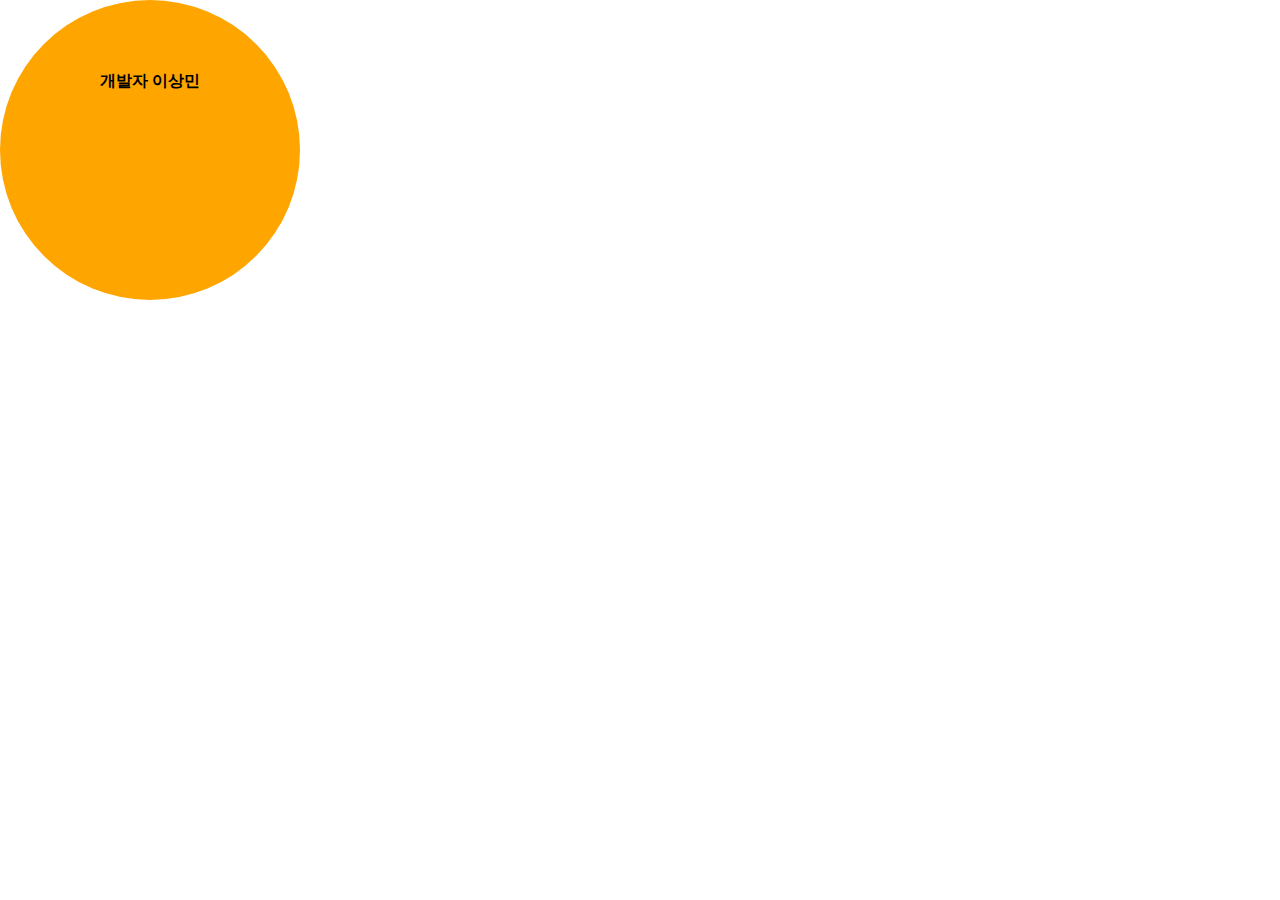
<file: index.html>
<!DOCTYPE html>
<html lang="en">
<head>
    <meta charset="UTF-8">
    <title>Document</title>
    <link rel="stylesheet" href="./index.css">
</head>
<body>
    <div class="flip-outer">
        <div class="flip-inner">
            <img class="front" src="./imges/profile.png">
            <div class="back">
                <h4>개발자 이상민</h4>
            </div>
        </div>
    </div>
</body>
</html>
</file>
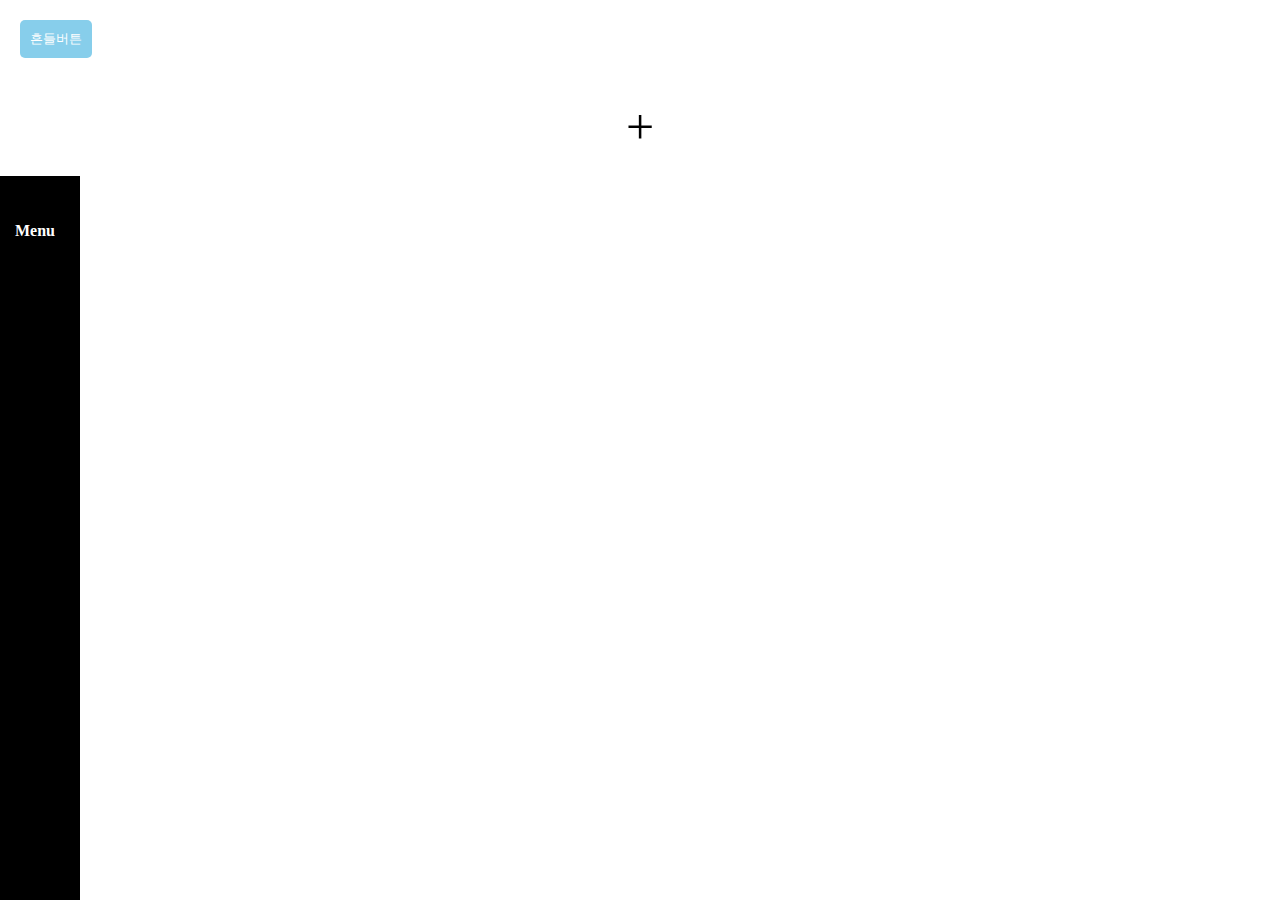
<file: animation.html>
<!DOCTYPE html>
<html lang="en">
<head>
    <meta charset="UTF-8">
    <meta http-equiv="X-UA-Compatible" content="IE=edge">
    <meta name="viewport" content="width=device-width, initial-scale=1.0">
    <link rel="stylesheet" href="./animation.css">
    <title>Document</title>
</head>
<body>
    <div class="container">
        <button class="btn">흔들버튼</button>
    </div>

    <div class="container">
        <p class="num2">+</p>
    </div>
   
    <div class="nav-bar1">
        <h4>Menu</h4>
        <p class="item">learn more</p>
        <p class="item">recruit</p>
        <p class="item">contact</p>
    </div>
</body>
</html>
</file>
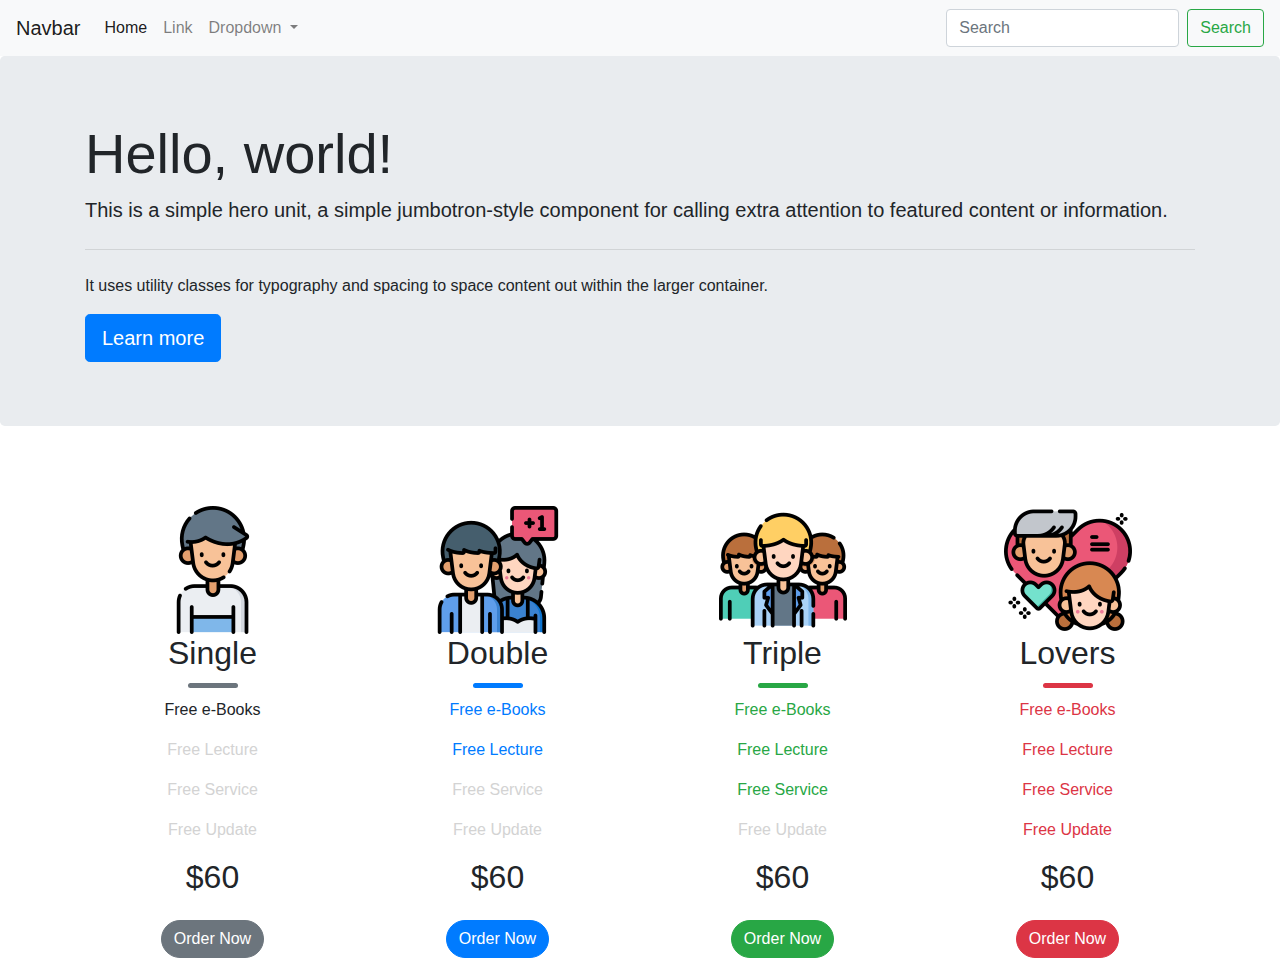
<file: boot.html>
<!doctype html>
<html lang="en">
  <head>
    <!-- Required meta tags -->
    <meta charset="utf-8">
    <meta name="viewport" content="width=device-width, initial-scale=1, shrink-to-fit=no">

    <!-- Bootstrap CSS -->
    <link rel="stylesheet" href="https://stackpath.bootstrapcdn.com/bootstrap/4.3.1/css/bootstrap.min.css" integrity="sha384-ggOyR0iXCbMQv3Xipma34MD+dH/1fQ784/j6cY/iJTQUOhcWr7x9JvoRxT2MZw1T" crossorigin="anonymous">
    <link rel="stylesheet" href="./boot.css">
    <title>Hello, world!</title>
  </head>
  <body>
    <nav class="navbar navbar-expand-lg navbar-light bg-light">
        <a class="navbar-brand" href="#">Navbar</a>
        <button class="navbar-toggler" type="button" data-toggle="collapse" data-target="#navbarSupportedContent" aria-controls="navbarSupportedContent" aria-expanded="false" aria-label="Toggle navigation">
          <span class="navbar-toggler-icon"></span>
        </button>
      
        <div class="collapse navbar-collapse" id="navbarSupportedContent">
          <ul class="navbar-nav mr-auto">
            <li class="nav-item active">
              <a class="nav-link" href="#">Home <span class="sr-only">(current)</span></a>
            </li>
            <li class="nav-item">
              <a class="nav-link" href="#">Link</a>
            </li>
            <li class="nav-item dropdown">
              <a class="nav-link dropdown-toggle" href="#" id="navbarDropdown" role="button" data-toggle="dropdown" aria-haspopup="true" aria-expanded="false">
                Dropdown
              </a>
              <div class="dropdown-menu" aria-labelledby="navbarDropdown">
                <a class="dropdown-item" href="#">Action</a>
                <a class="dropdown-item" href="#">Another action</a>
                <div class="dropdown-divider"></div>
                <a class="dropdown-item" href="#">Something else here</a>
              </div>
            </li>
          </ul>
          <form class="form-inline my-2 my-lg-0">
            <input class="form-control mr-sm-2" type="search" placeholder="Search" aria-label="Search">
            <button class="btn btn-outline-success my-2 my-sm-0" type="submit">Search</button>
          </form>
        </div>
      </nav>

      <div class="jumbotron">
        <div class="container">
            <h1 class="display-4">Hello, world!</h1>
            <p class="lead">This is a simple hero unit, a simple jumbotron-style component for calling extra attention to featured content or information.</p>
            <hr class="my-4">
            <p>It uses utility classes for typography and spacing to space content out within the larger container.</p>
            <a class="btn btn-primary btn-lg" href="#" role="button">Learn more</a>
        </div>
      </div>

    

      <div class="container">
          <div class="row">
            <div class="col-lg-3 col-md-6 mt-5 icons">
                <img src="./imges/person.png">
                <h2>Single</h2>
                <div class="bar-single"></div>
                <p>Free e-Books</p>
                <p class="lightgrey">Free Lecture</p>
                <p class="lightgrey">Free Service</p>
                <p class="lightgrey">Free Update</p>
                <h2>$60</h2>
                <button type="button" style="border-radius: 50px;" class="btn btn-secondary mt-3">Order Now</button>
            </div>
            <div class="col-lg-3 col-md-6 mt-5 icons">
                <img src="./imges/person2.png">
                <h2>Double</h2>
                <div class="bar-double"></div>
                <p class="primary">Free e-Books</p>
                <p class="primary">Free Lecture</p>
                <p class="lightgrey">Free Service</p>
                <p class="lightgrey">Free Update</p>
                <h2>$60</h2>
                <button type="button" style="border-radius: 50px;" class="btn btn-primary mt-3">Order Now</button>
            </div>
            <div class="col-lg-3 col-md-6 mt-5 icons">
                <img src="./imges/person3.png">
                <h2>Triple</h2>
                <div class="bar-triple"></div>
                <p class="success">Free e-Books</p>
                <p class="success">Free Lecture</p>
                <p class="success">Free Service</p>
                <p class="lightgrey">Free Update</p>
                <h2>$60</h2>
                <button type="button" style="border-radius: 50px;" class="btn btn-success mt-3">Order Now</button>
            </div>
            <div class="col-lg-3 col-md-6 mt-5 icons">
                <img src="./imges/person4.png">
                <h2>Lovers</h2>
                <div class="bar-lovers"></div>
                <p class="danger">Free e-Books</p>
                <p class="danger">Free Lecture</p>
                <p class="danger">Free Service</p>
                <p class="danger">Free Update</p>
                <h2>$60</h2>
                <button type="button" style="border-radius: 50px;" class="btn btn-danger mt-3">Order Now</button>
            </div>
      
          </div>
      </div>







    <!-- Optional JavaScript -->
    <!-- jQuery first, then Popper.js, then Bootstrap JS -->
    <script src="https://code.jquery.com/jquery-3.3.1.slim.min.js" integrity="sha384-q8i/X+965DzO0rT7abK41JStQIAqVgRVzpbzo5smXKp4YfRvH+8abtTE1Pi6jizo" crossorigin="anonymous"></script>
    <script src="https://cdnjs.cloudflare.com/ajax/libs/popper.js/1.14.7/umd/popper.min.js" integrity="sha384-UO2eT0CpHqdSJQ6hJty5KVphtPhzWj9WO1clHTMGa3JDZwrnQq4sF86dIHNDz0W1" crossorigin="anonymous"></script>
    <script src="https://stackpath.bootstrapcdn.com/bootstrap/4.3.1/js/bootstrap.min.js" integrity="sha384-JjSmVgyd0p3pXB1rRibZUAYoIIy6OrQ6VrjIEaFf/nJGzIxFDsf4x0xIM+B07jRM" crossorigin="anonymous"></script>
  </body>
</html>
</file>
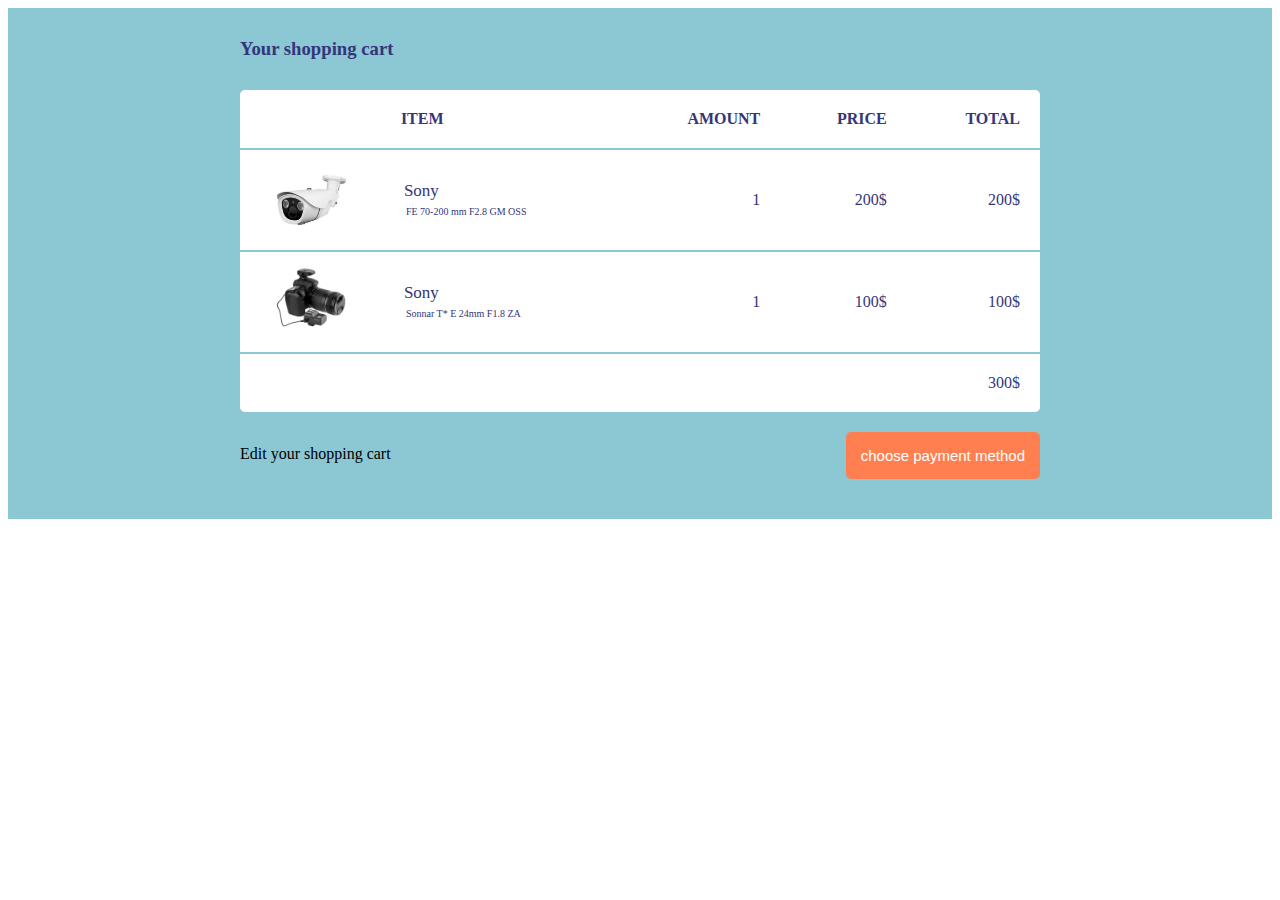
<file: cart.html>
<!DOCTYPE html>
<html lang="en">
<head>
    <meta charset="UTF-8">
    <title>Document</title>
    <link rel="stylesheet" href="./cart.css">
</head>
<body>

    <div class="flex-container">
        <div class="flex-box"></div>
        <div class="flex-box"></div>
        <div class="flex-box"></div>
    </div>


    <div class="cart-back">
        <h3>Your shopping cart</h3>
        <div class="cart-table-div">
            <table class="cart-table">
                <thead>
                    <th></th>
                    <th style="text-align: left; padding: 20px;">ITEM</th>
                    <th style="text-align: right; padding: 20px;">AMOUNT</th>
                    <th style="text-align: right; padding: 20px;">PRICE</th>
                    <th style="text-align: right; padding: 20px;">TOTAL</th>
                </thead>
                <tbody>
                    <tr>
                        <td class="image-cell"><img src="./sony.jpeg" width="80px" style="vertical-align: middle;"></td>
                        <td class="item-cell">
                            <p class="productName">Sony</p>
                            <p class="productDetail">FE 70-200 mm F2.8 GM OSS</p></td>
                        <td class="amount-cell">1</td>
                        <td class="price-cell">200$</td>
                        <td class="total-cell">200$</td>
                    </tr>
                    <tr>
                        <td class="image-cell"><img src="./sony1.jpeg" width="80px" style="vertical-align: middle;"></td>
                        <td class="item-cell">
                            <p class="productName">Sony</p>
                            <p class="productDetail">Sonnar T* E 24mm F1.8 ZA</p></td>
                        <td class="amount-cell">1</td>
                        <td class="price-cell">100$</td>
                        <td class="total-cell">100$</td>
                    </tr>
                    <tr>
                        <td colspan="5" class="result-cell">300$</td>
                    </tr>
                </tbody>
            </table>
        </div>
        <div class="footer">
            <a class="tag" href="https://www.naver.com">Edit your shopping cart</a>
            <button class="btn btn-coral" type="submit">choose payment method</button>
        </div>
    </div>
</body>
</html>
</file>
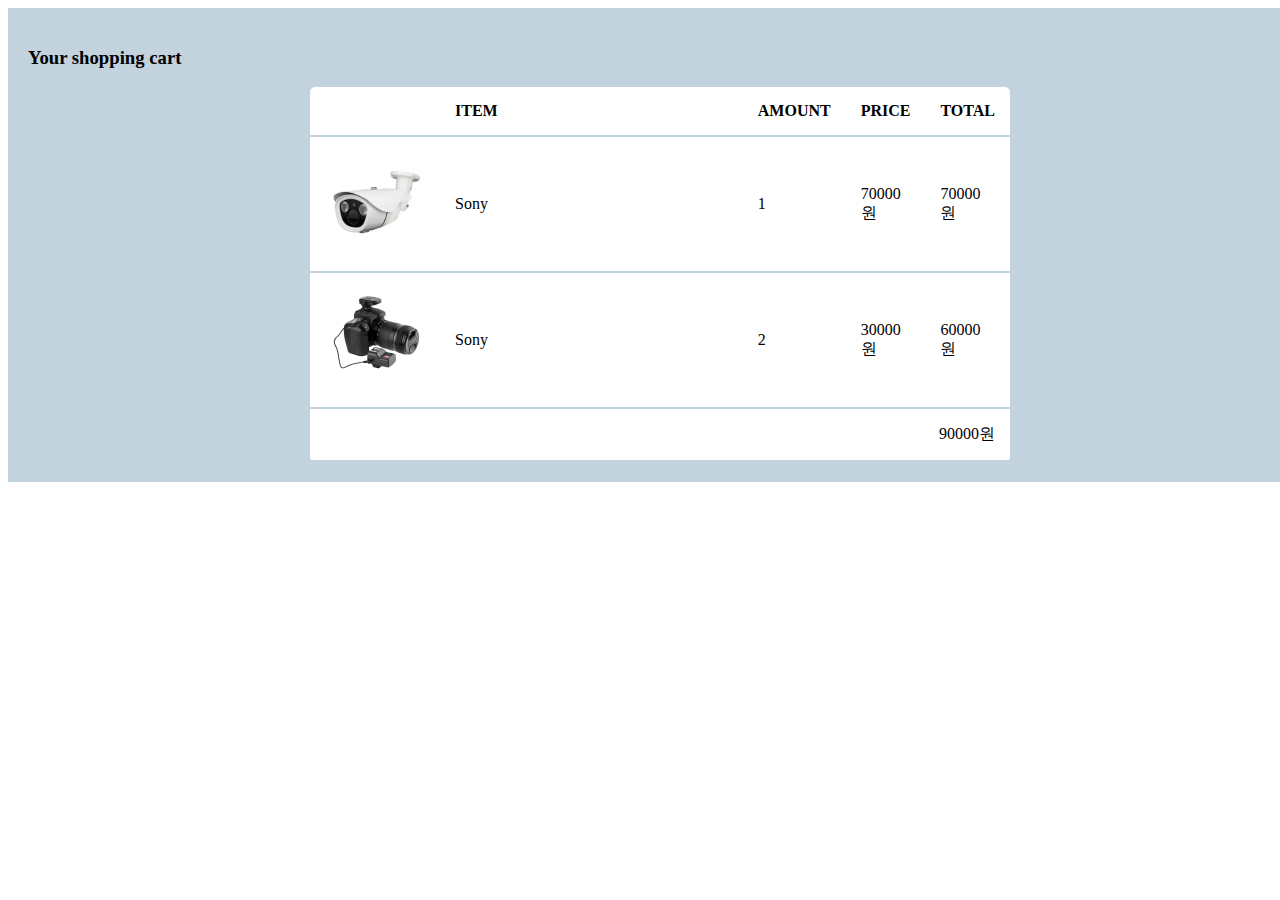
<file: cart1.html>
<!DOCTYPE html>
<html lang="en">
<head>
    <meta charset="UTF-8">
    <title>Document</title>
    <link rel="stylesheet" href="./cart1.css">
</head>
<body>
    <div class="cart-background">
        <h3>Your shopping cart</h3>
        <div class="cart-container">
            <table class="cart-table">
                <thead>
                    <tr>
                        <th class="cart-img"></th>
                        <th class="cart-item">ITEM</th>
                        <th class="cart-amount">AMOUNT</th>
                        <th class="cart-price">PRICE</th>
                        <th class="cart-total">TOTAL</th>
                    </tr>
                </thead>
                <tbody>
                    <tr>
                        <td><img src="./sony.jpeg" style="width: 100px;"></td>
                        <td><p>Sony</p></td>
                        <td>1</td>
                        <td>70000원</td>
                        <td>70000원</td>
                    </tr>
                    <tr>
                        <td><img src="./sony1.jpeg" style="width: 100px;"></td>
                        <td><p>Sony</p></td>
                        <td>2</td>
                        <td>30000원</td>
                        <td>60000원</td>
                    </tr>
                    <tr>
                        <td colspan="5" style="text-align: right;">90000원</td>
                    </tr>
                </tbody>
            </table>
        </div>
    </div>
</body>
</html>
</file>
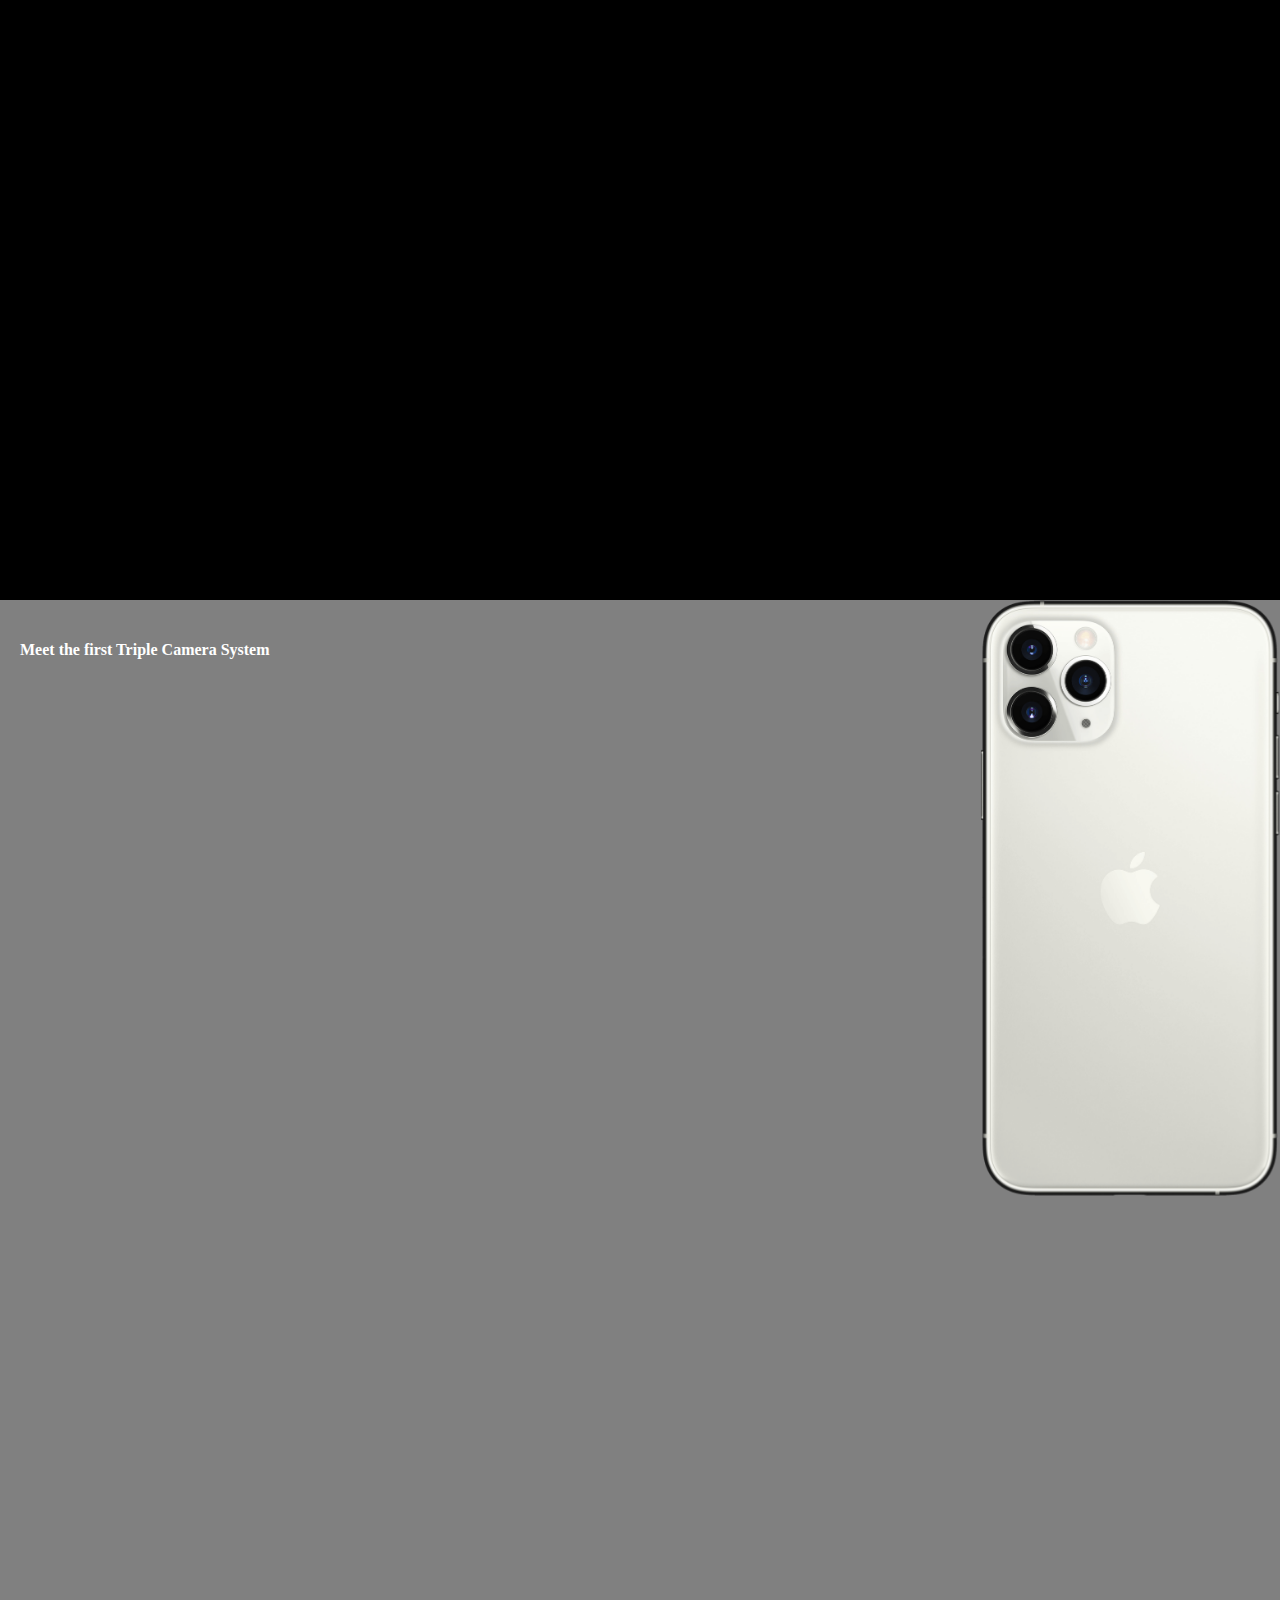
<file: iphone.html>
<!DOCTYPE html>
<html lang="en">
<head>
    <meta charset="UTF-8">
    <meta http-equiv="X-UA-Compatible" content="IE=edge">
    <meta name="viewport" content="width=device-width, initial-scale=1.0">
    <link rel="stylesheet" href="./iphone.css">
    <title>Document</title>
</head>
<body>
    <div class="grey">
        <h4>Meet the first Triple Camera System</h4>
        <img src="./imges/iphone1.png">
    </div>
    
</body>
</html>
</file>
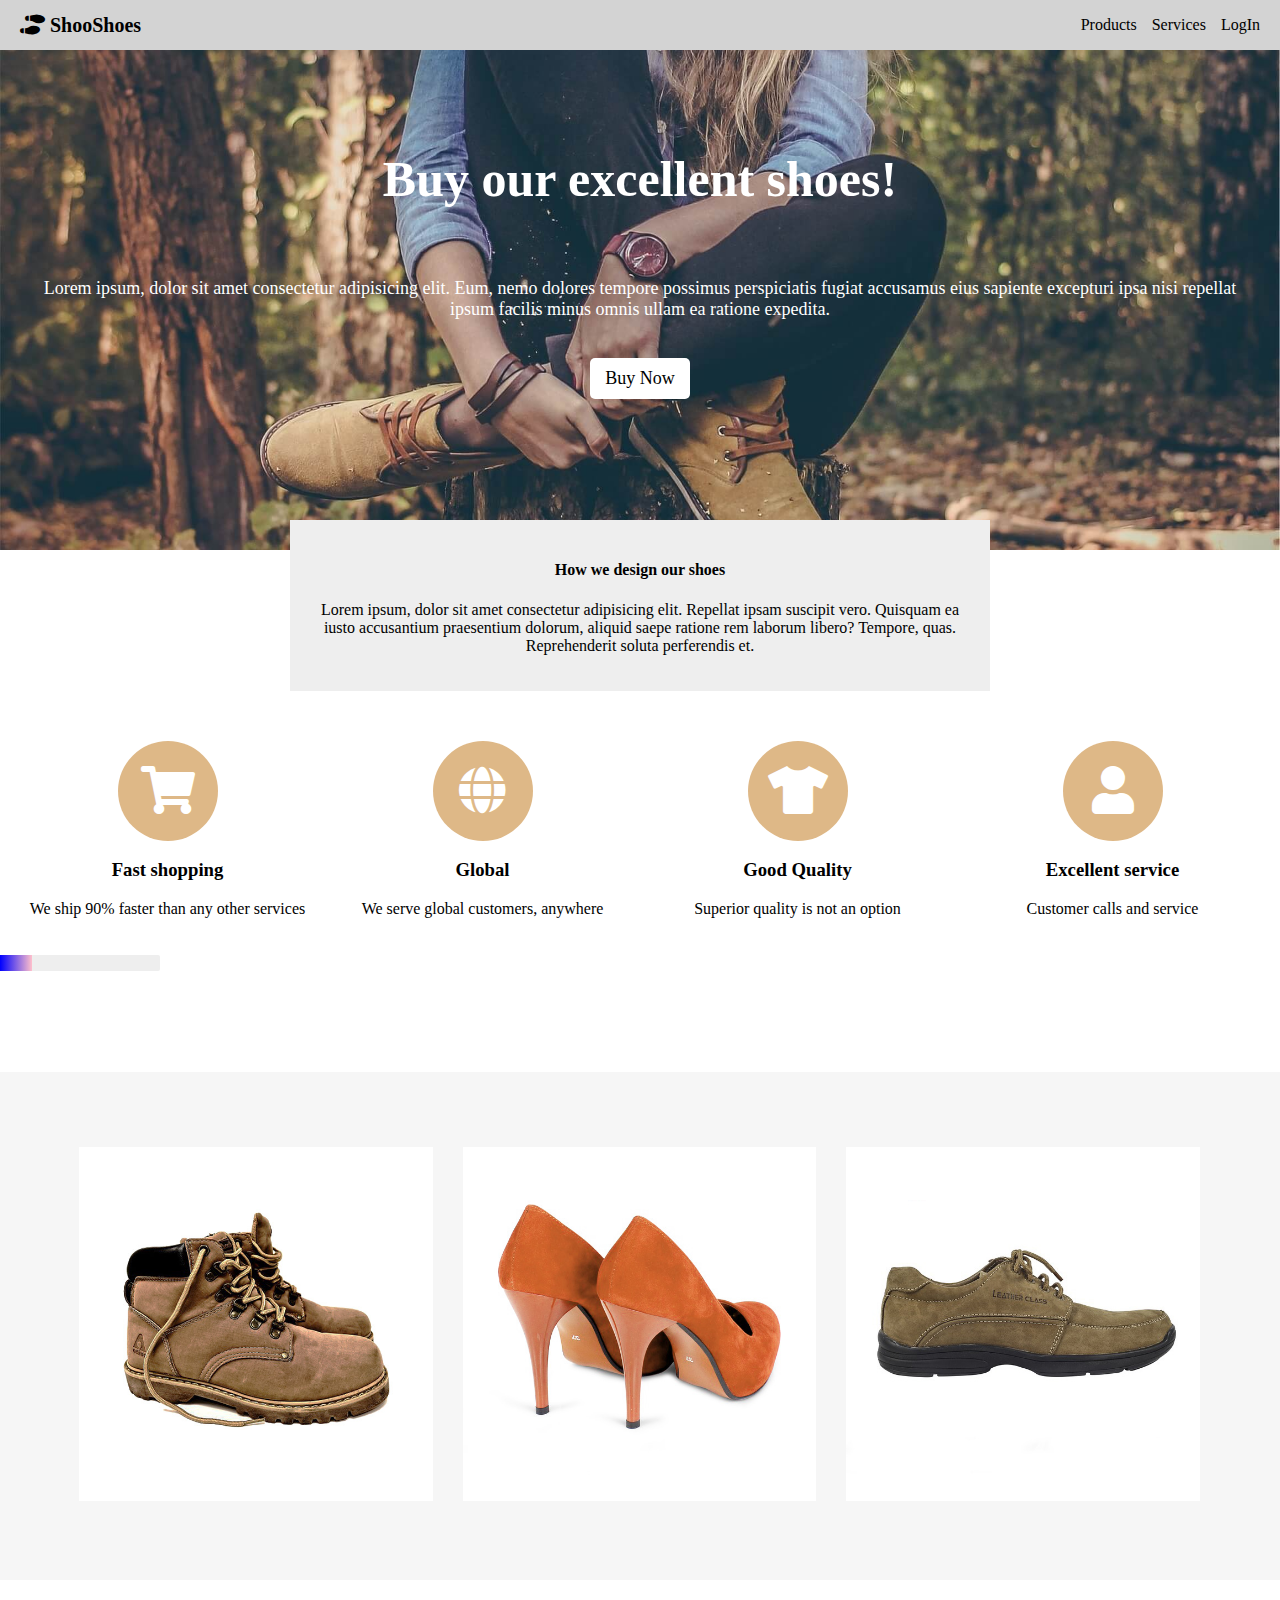
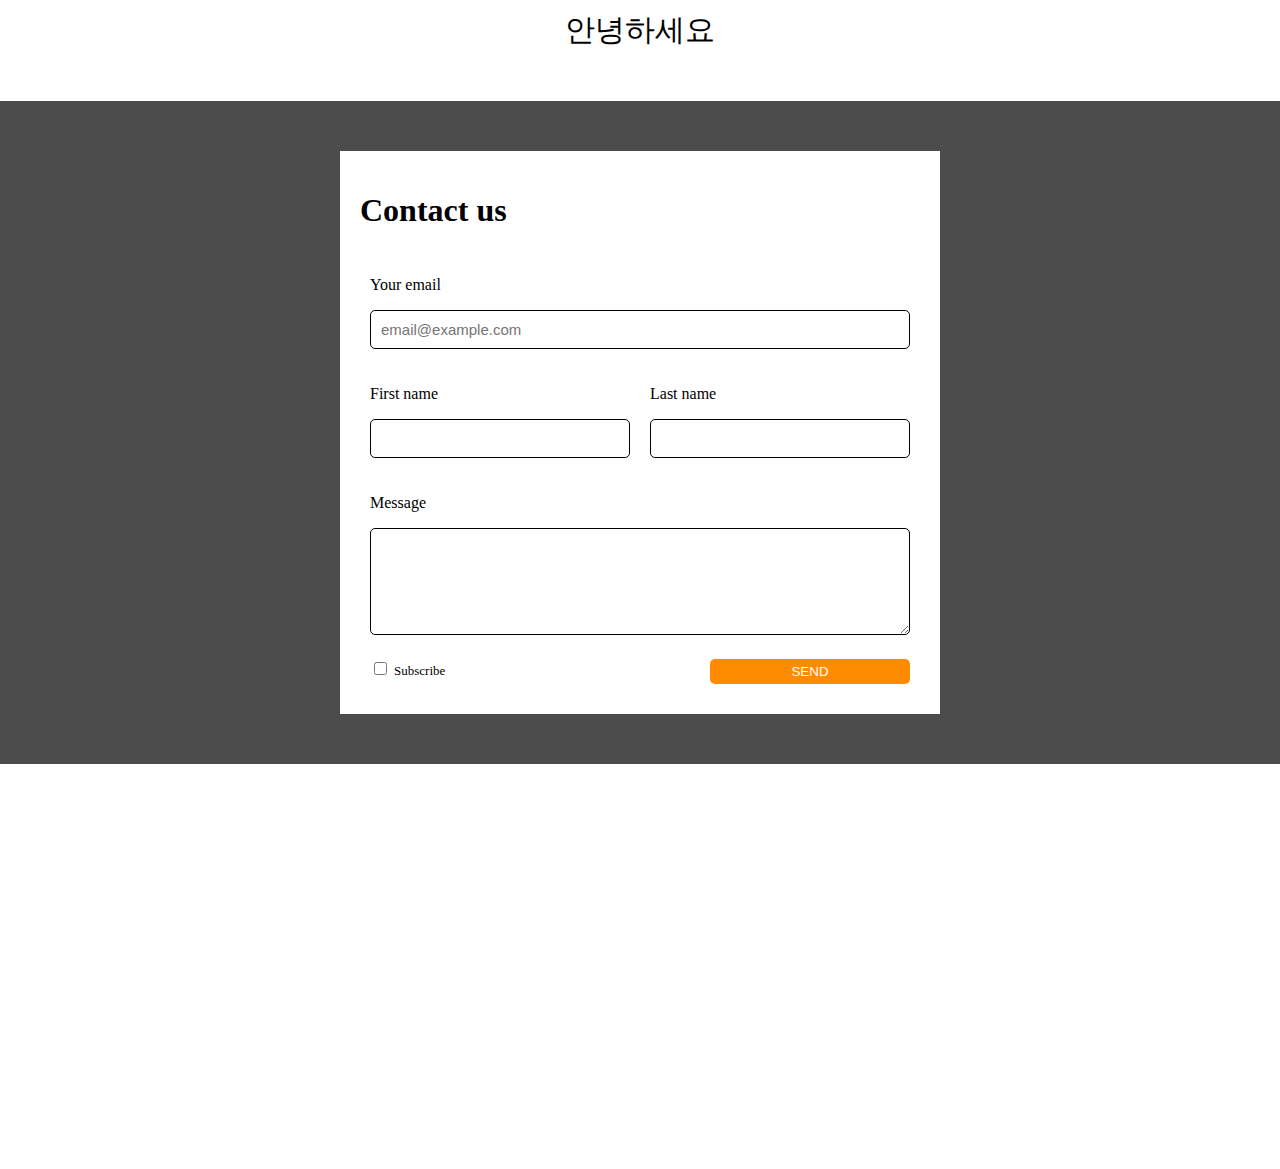
<file: layout.html>
<!DOCTYPE html>
<html lang="en" style="font-size: 16px;">
<head>
    <meta charset="UTF-8">
    <meta name="viewport" content="width=device-width, initial-scale=1.0">
    <title>Document</title>
    <link rel="stylesheet" href="./layout.css">
    <link rel="stylesheet" href="./fontAwesome/css/all.css">
    

</head>
<body>

    <div class="flex-container">
        <div class="logo-box">
            <i class="fas fa-shoe-prints"></i>
            <span>ShooShoes</span>
        </div>
        <div style="flex-grow: 10;"></div>
        <div class="menu-box">
            <span>Products</span>
            <span>Services</span>
            <span>LogIn</span>
        </div>
    </div>

    <div class="main-background">
        <div class="title-box">
            <h3 class="title">Buy our excellent shoes!</h3>
            <p class="content">Lorem ipsum, dolor sit amet consectetur adipisicing elit. Eum, nemo dolores tempore possimus perspiciatis fugiat accusamus eius sapiente excepturi ipsa nisi repellat ipsum facilis minus omnis ullam ea ratione expedita.</p>
        </div>
        <button class="main-button position">Buy Now</button>
    </div>
    <div class="explain-box">
        <h4>How we design our shoes</h4>
        <p>Lorem ipsum, dolor sit amet consectetur adipisicing elit. Repellat ipsam suscipit vero. Quisquam ea iusto accusantium praesentium dolorum, aliquid saepe ratione rem laborum libero? Tempore, quas. Reprehenderit soluta perferendis et.</p>
    </div>
    
    <div class="homework-container">
        <div class="homework-content">
            <i class="fas fa-shopping-cart fa-3x"></i>
            <h3>Fast shopping</h3>
            <p>We ship 90% faster than any other services</p>
        </div>
        <div class="homework-content">
            <i class="fas fa-globe fa-3x"></i>
            <h3>Global</h3>
            <p>We serve global customers, anywhere</p>
        </div>
        <div class="homework-content">
            <i class="fas fa-tshirt fa-3x"></i>
            <h3>Good Quality</h3>
            <p>Superior quality is not an option</p>
        </div>
        <div class="homework-content">
            <i class="fas fa-user fa-3x"></i>
            <h3>Excellent service</h3>
            <p>Customer calls and service</p>
        </div>
    </div>

    <progress value="20" max='100'></progress>

    <div class="grey-background">
        <div class="product-container">
            <div class="product-item">
                <div style="position: relative;">
                    <div class="wrap-overlay">
                        <div class="black-overlay">
                            <span>60$</span>
                        </div>
                    </div>
                    <img src="./product1.jpeg">
                </div>
            </div>
            <div class="product-item">
                <div style="position: relative;">
                    <div class="wrap-overlay">
                        <div class="black-overlay">
                            <span>60$</span>
                        </div>
                    </div>
                    <img src="./product2.jpeg">
                </div>
            </div>
            <div class="product-item">
                <div style="position: relative;">
                    <div class="wrap-overlay">
                        <div class="black-overlay">
                            <span>60$</span>
                        </div>
                    </div>
                    <img src="./product3.jpeg">
                </div>
            </div>
            <div class="clear-box"></div>
        </div>
    </div>

    <div class="ani-test">
        <p>안녕하세요</p>
    </div>
     


    <div class="form-background">
        <div class="form-white">
            <h1>Contact us</h1>
            <form>
                <div class="form-whole">
                    <p>Your email</p>
                    <input class="form-input" type="email" placeholder="email@example.com">
                </div>
                <div class="form-half">
                    <p>First name</p>
                    <input class="form-input" type="text">
                </div>
                <div class="form-half">
                    <p>Last name</p>
                    <input class="form-input" type="text">
                </div>
                <div class="form-whole clear-box">
                    <p>Message</p>
                    <textarea class="form-input" rows="5"></textarea>
                </div>
                <div class="form-end">
                    <div class="sub-box">
                        <input type="checkbox" id="check">
                        <label for="check" style="font-size: 13px;">Subscribe</label>
                    </div>
                    <button type="submit" class="form-submit">SEND</button>
                </div>
            </form>
        </div>
    </div>

    <div style="height: 400px;"></div>
</body>
</html>
</file>
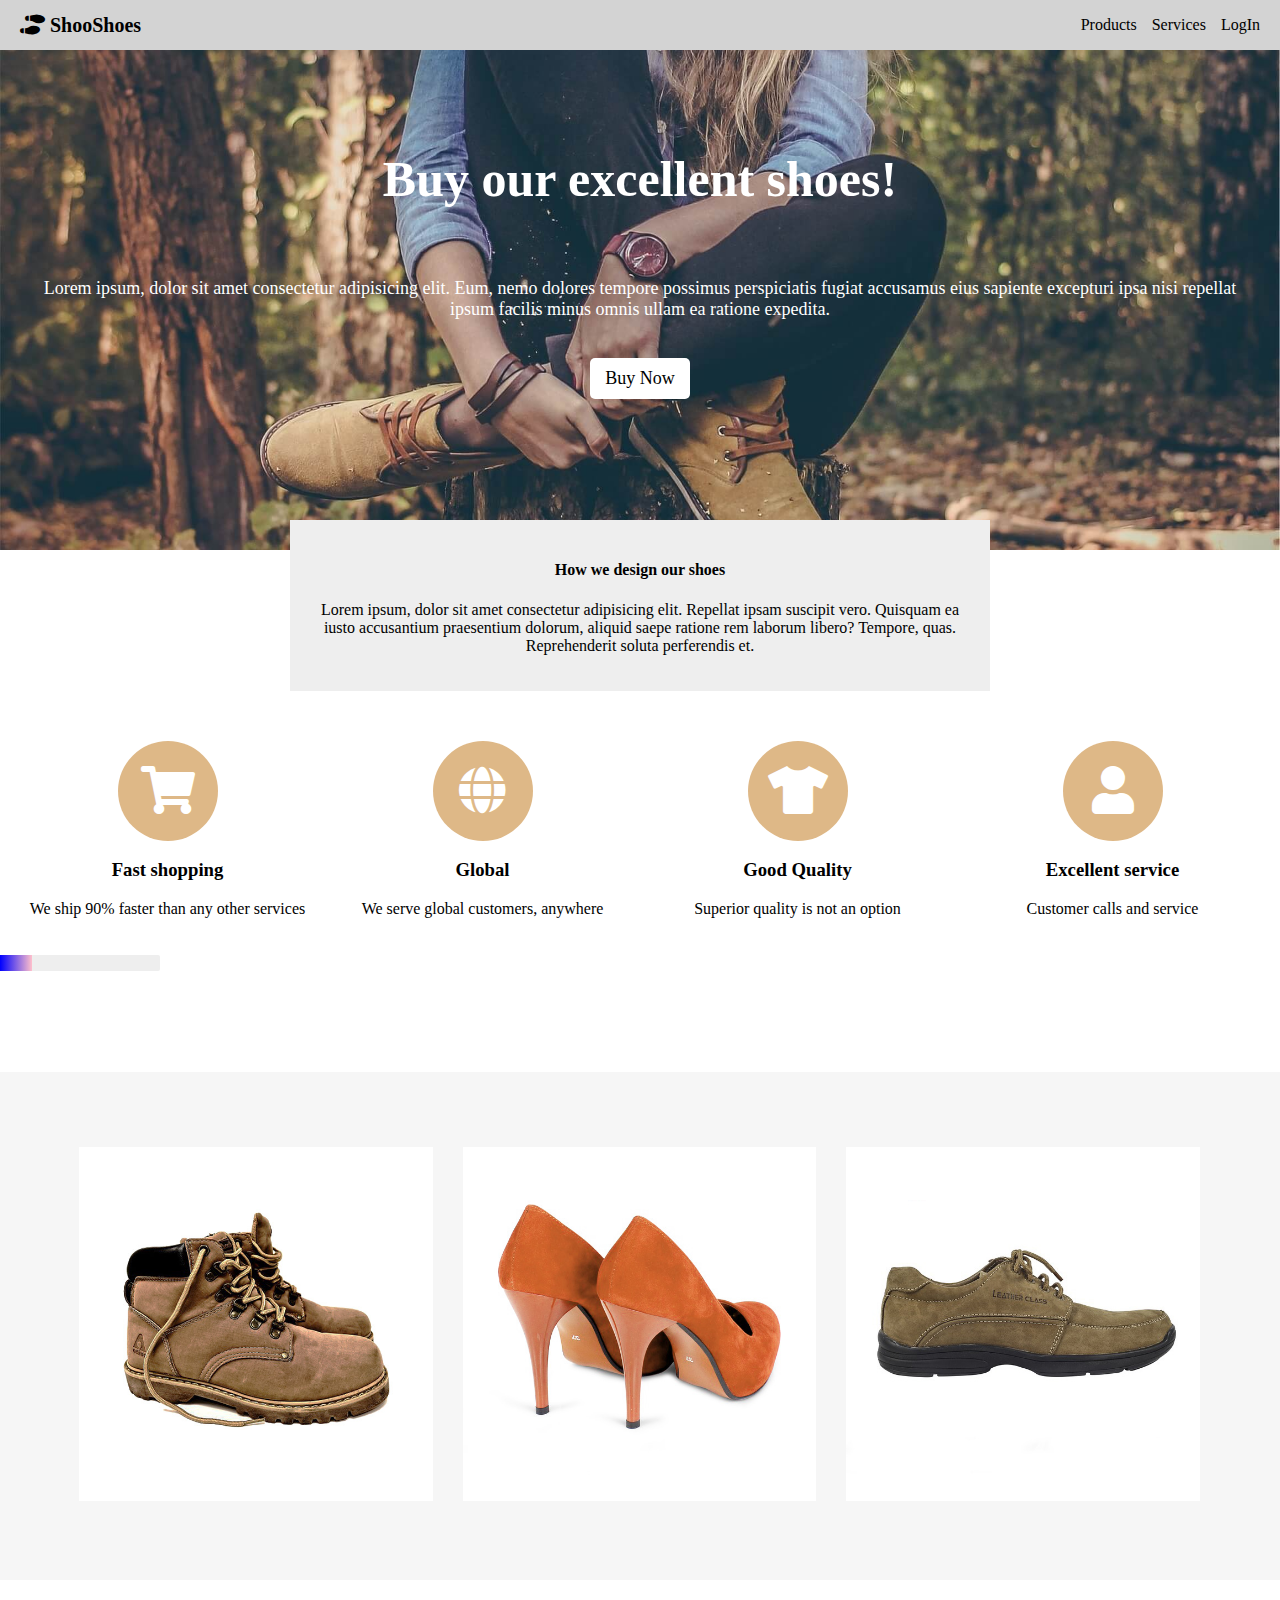
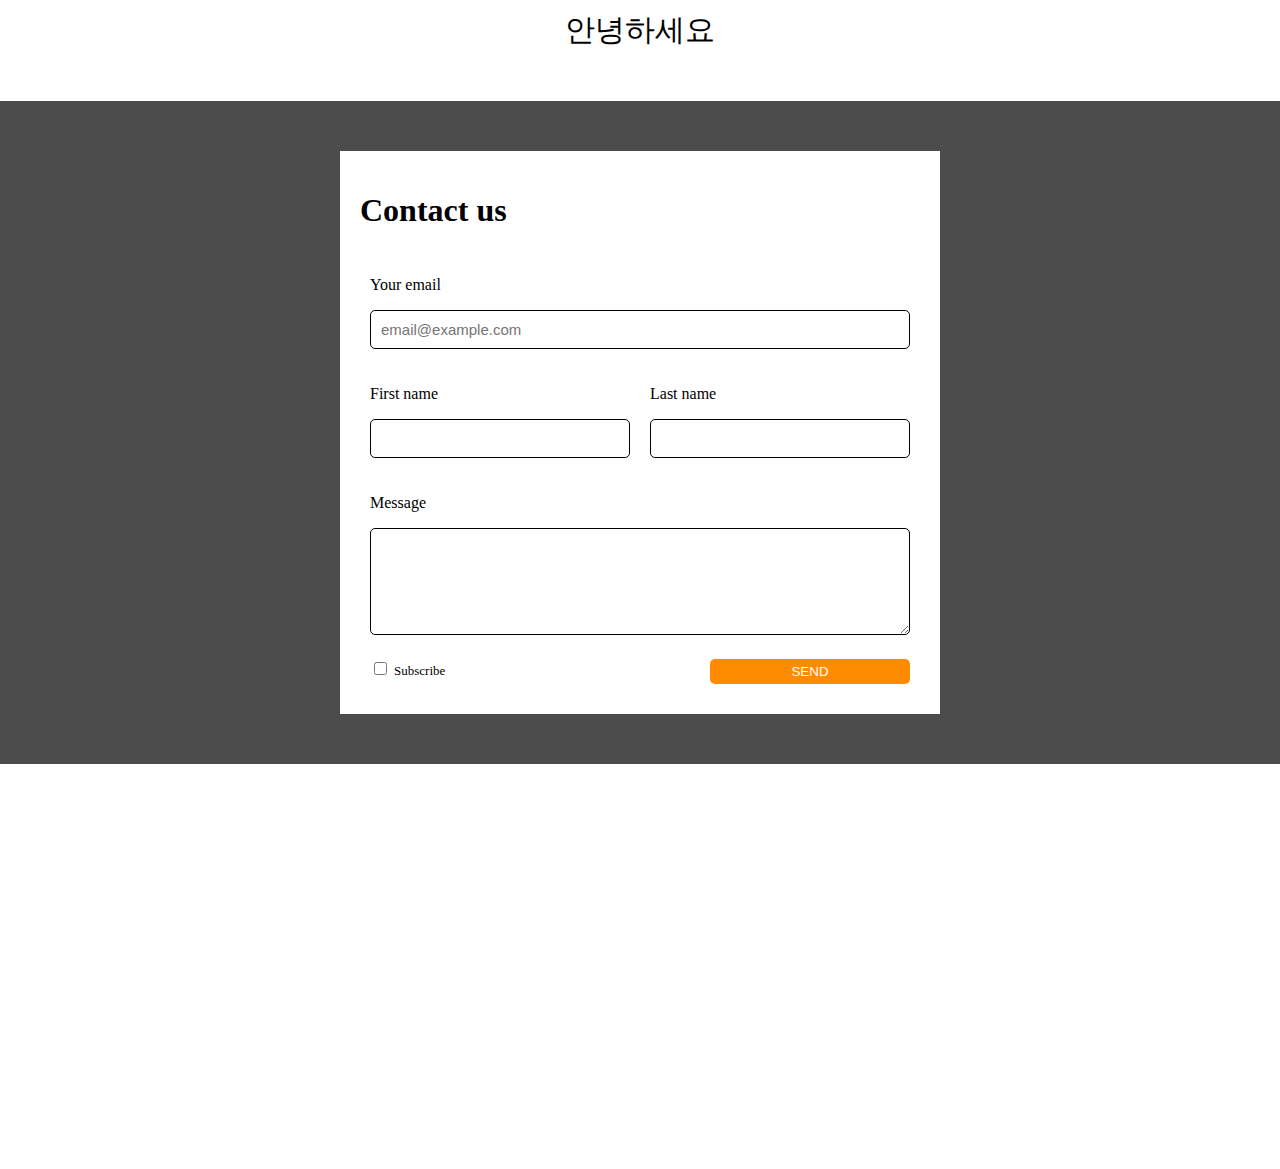
<file: layout2.html>
<!DOCTYPE html>
<html lang="en" style="font-size: 16px;">
<head>
    <meta charset="UTF-8">
    <meta name="viewport" content="width=device-width, initial-scale=1.0">
    <title>Document</title>
    <link rel="stylesheet" href="./layout2.css">
    <link rel="stylesheet" href="./fontAwesome/css/all.css">
    

</head>
<body>

    <div class="flex-container">
        <div class="logo-box">
            <i class="fas fa-shoe-prints"></i>
            <span>ShooShoes</span>
        </div>
        <div style="flex-grow: 10;"></div>
        <div class="menu-box">
            <span>Products</span>
            <span>Services</span>
            <span>LogIn</span>
        </div>
    </div>

    <div class="main-background">
        <div class="title-box">
            <h3 class="title">Buy our excellent shoes!</h3>
            <p class="content">Lorem ipsum, dolor sit amet consectetur adipisicing elit. Eum, nemo dolores tempore possimus perspiciatis fugiat accusamus eius sapiente excepturi ipsa nisi repellat ipsum facilis minus omnis ullam ea ratione expedita.</p>
        </div>
        <button class="main-button position">Buy Now</button>
    </div>
    <div class="explain-box">
        <h4>How we design our shoes</h4>
        <p>Lorem ipsum, dolor sit amet consectetur adipisicing elit. Repellat ipsam suscipit vero. Quisquam ea iusto accusantium praesentium dolorum, aliquid saepe ratione rem laborum libero? Tempore, quas. Reprehenderit soluta perferendis et.</p>
    </div>
    
    <div class="homework-container">
        <div class="homework-content">
            <i class="fas fa-shopping-cart fa-3x"></i>
            <h3>Fast shopping</h3>
            <p>We ship 90% faster than any other services</p>
        </div>
        <div class="homework-content">
            <i class="fas fa-globe fa-3x"></i>
            <h3>Global</h3>
            <p>We serve global customers, anywhere</p>
        </div>
        <div class="homework-content">
            <i class="fas fa-tshirt fa-3x"></i>
            <h3>Good Quality</h3>
            <p>Superior quality is not an option</p>
        </div>
        <div class="homework-content">
            <i class="fas fa-user fa-3x"></i>
            <h3>Excellent service</h3>
            <p>Customer calls and service</p>
        </div>
    </div>

    <progress value="20" max='100'></progress>

    <div class="grey-background">
        <div class="product-container">
            <div class="product-item">
                <div style="position: relative;">
                    <div class="wrap-overlay">
                        <div class="black-overlay">
                            <span>60$</span>
                        </div>
                    </div>
                    <img src="./product1.jpeg">
                </div>
            </div>
            <div class="product-item">
                <div style="position: relative;">
                    <div class="wrap-overlay">
                        <div class="black-overlay">
                            <span>60$</span>
                        </div>
                    </div>
                    <img src="./product2.jpeg">
                </div>
            </div>
            <div class="product-item">
                <div style="position: relative;">
                    <div class="wrap-overlay">
                        <div class="black-overlay">
                            <span>60$</span>
                        </div>
                    </div>
                    <img src="./product3.jpeg">
                </div>
            </div>
            <div class="clear-box"></div>
        </div>
    </div>

    <div class="ani-test">
        <p>안녕하세요</p>
    </div>
     


    <div class="form-background">
        <div class="form-white">
            <h1>Contact us</h1>
            <form>
                <div class="form-whole">
                    <p>Your email</p>
                    <input class="form-input" type="email" placeholder="email@example.com">
                </div>
                <div class="form-half">
                    <p>First name</p>
                    <input class="form-input" type="text">
                </div>
                <div class="form-half">
                    <p>Last name</p>
                    <input class="form-input" type="text">
                </div>
                <div class="form-whole clear-box">
                    <p>Message</p>
                    <textarea class="form-input" rows="5"></textarea>
                </div>
                <div class="form-end">
                    <div class="sub-box">
                        <input type="checkbox" id="check">
                        <label for="check" style="font-size: 13px;">Subscribe</label>
                    </div>
                    <button type="submit" class="form-submit">SEND</button>
                </div>
            </form>
        </div>
    </div>

    <div style="height: 400px;"></div>
</body>
</html>
</file>
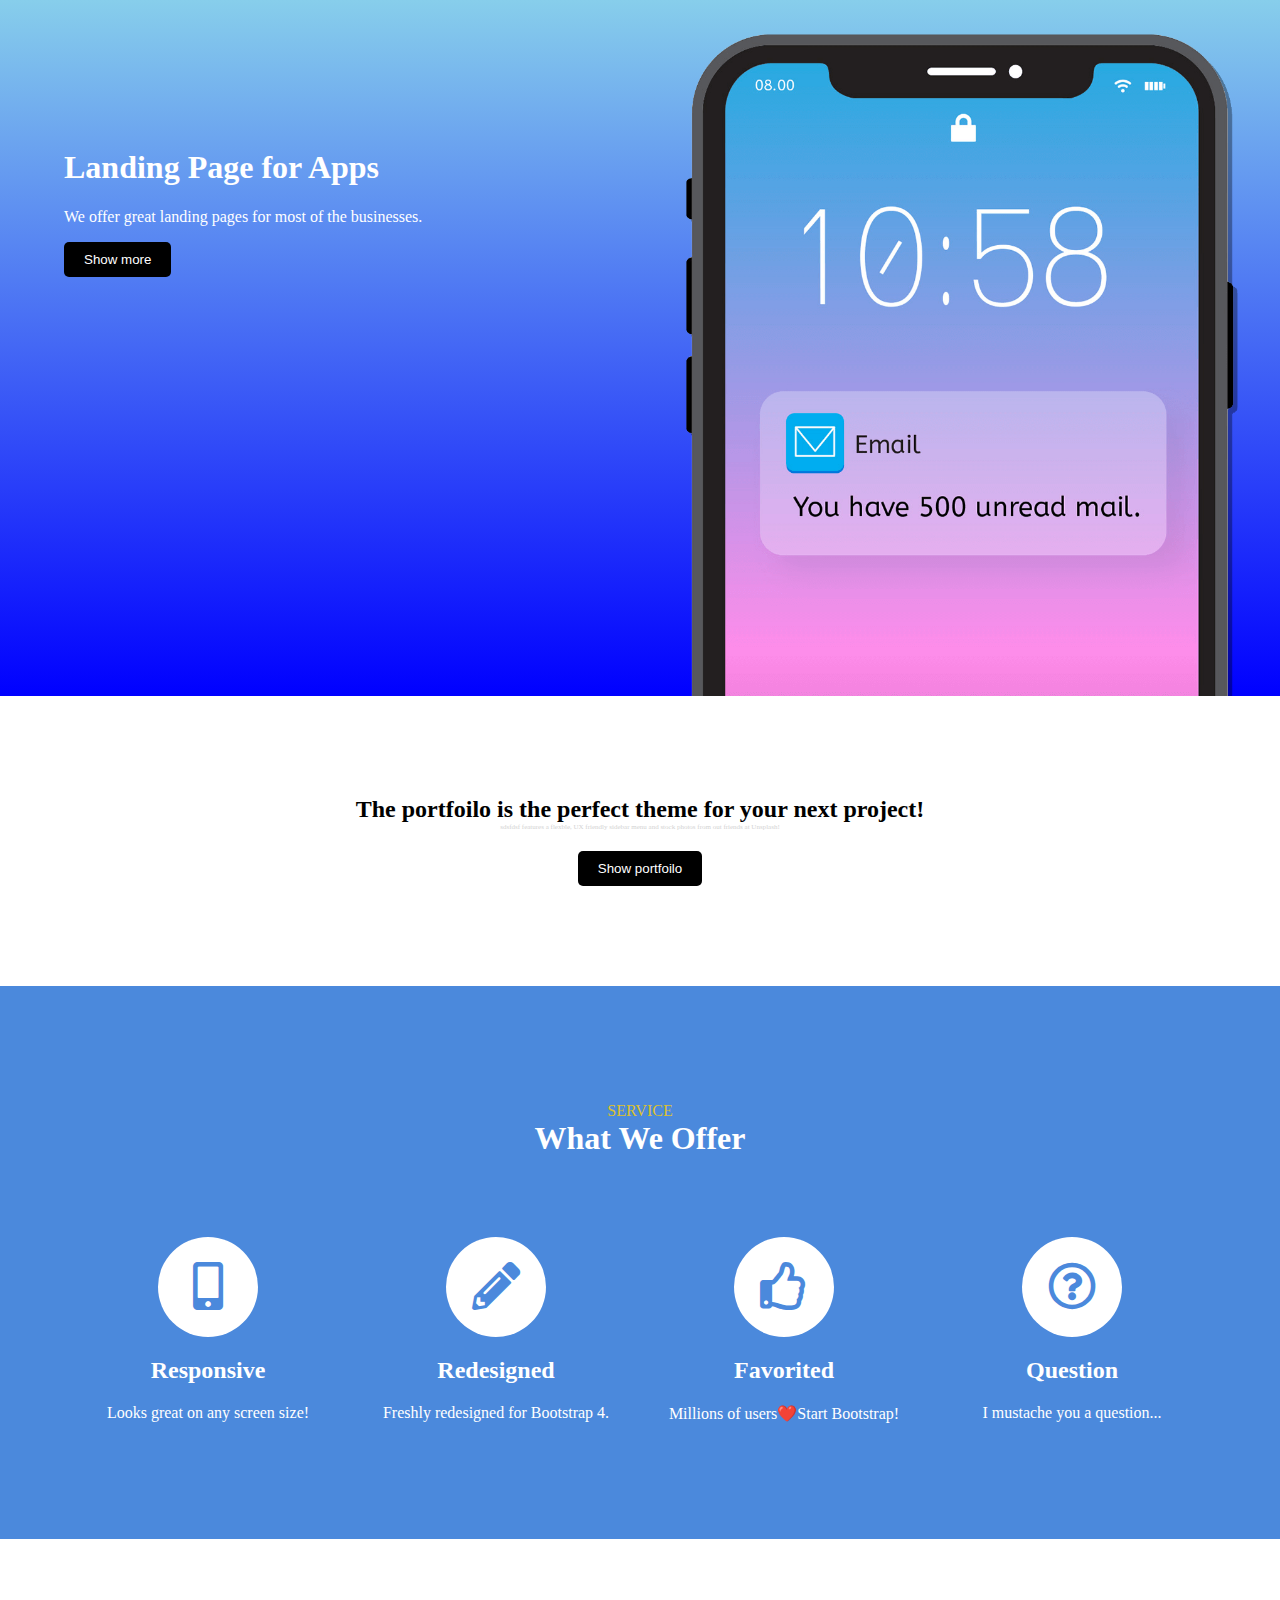
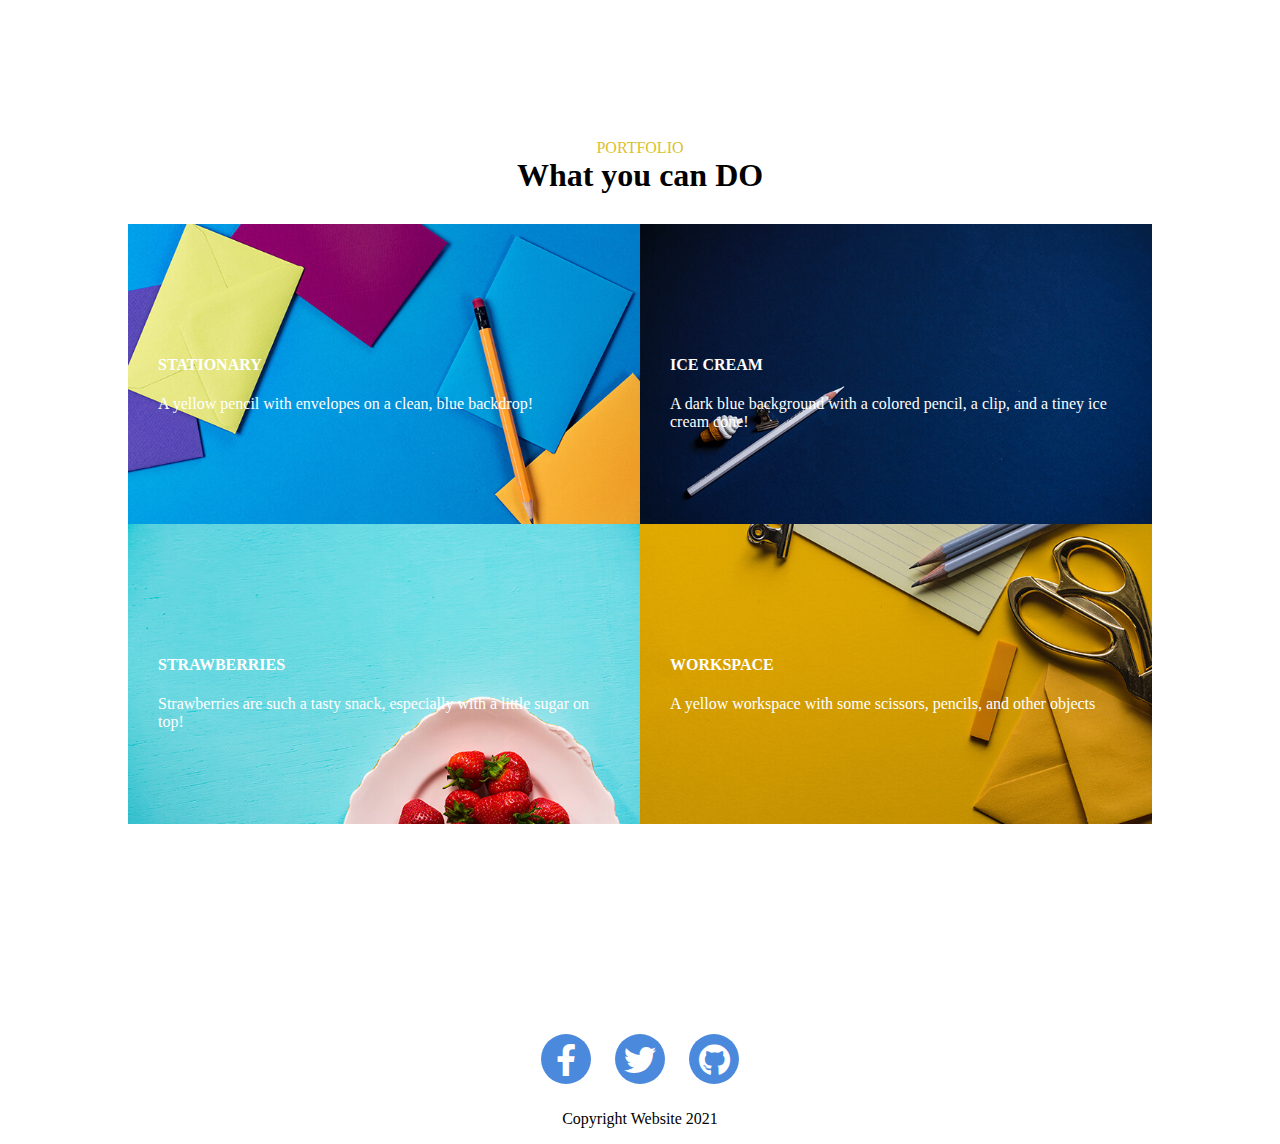
<file: portfolio.html>
<!DOCTYPE html>
<html lang="en">
<head>
    <meta charset="UTF-8">
    <meta name="viewport" content="width=device-width, initial-scale=1.0">
    <link rel="stylesheet" href="./portfoilo.css">
    <link rel="stylesheet" href="./fontAwesome/css/all.css">
    <title>Document</title>
</head>
<body>
    <div class="jumbo">
        <div class="intro">
            <h1>Landing Page for Apps</h1>
            <p>We offer great landing pages for most of the businesses.</p>
            <button class="sub-button">Show more</button>
        </div>
        <img class="iphone" src="./imges/iphone.png">
        <div class="clear-box"></div>
    </div>
    <div class="subtitle">
        <div class="subtitle-content">
            <h2>The portfoilo is the perfect theme for your next project!</h2>
            <p>sdsfdsf features a flexble, UX friendly sidebar menu and stock photos from out friends at Unsplash!</p>
            <button class="sub-button">Show portfoilo</button>
        </div>
    </div>
    <div class="whatweoffer">
        <div class="wwo-content">
            <div class="title">
                <p>SERVICE</p>
                <h1>What We Offer</h1>
            </div>
            <div class="wwo-icons-contatiner">
                <div class="wwo-icons-content">
                    <i class="fas fa-mobile-alt fa-3x"></i>
                    <h2>Responsive</h2>
                    <p>Looks great on any screen size!</p>
                </div>
                <div class="wwo-icons-content">
                    <i class="fas fa-pencil-alt fa-3x"></i>
                    <h2>Redesigned</h2>
                    <p>Freshly redesigned for Bootstrap 4.</p>
                </div>
                <div class="wwo-icons-content">
                    <i class="far fa-thumbs-up fa-3x"></i>
                    <h2>Favorited</h2>
                    <p>Millions of users❤️Start Bootstrap!</p>
                </div>
                <div class="wwo-icons-content">
                    <i class="far fa-question-circle fa-3x"></i>
                    <h2>Question</h2>
                    <p>I mustache you a question...</p>
                </div>
                <div class="clear-box"></div>
            </div>
        </div>
    </div>

    <div class="whatyoucando">
        <div class="wucd-container">
            <div class="title">
                <p>PORTFOLIO</p>
                <h1>What you can DO</h1>
            </div>
            <div class="wucd-img img1">
                <div class="white-box">
                    <div class="wucd-img-content">
                        <h4>STATIONARY</h4>
                        <p>A yellow pencil with envelopes on a clean, blue backdrop!</p>
                    </div>
                </div>
            </div>
            <div class="wucd-img img2">
                <div class="white-box">
                    <div class="wucd-img-content">
                        <h4>ICE CREAM</h4>
                        <p>A dark blue background with a colored pencil, a clip, and a tiney ice cream cone!</p>
                    </div>
                </div>
            </div>
            <div class="wucd-img img3">
                <div class="white-box">
                    <div class="wucd-img-content">
                        <h4>STRAWBERRIES</h4>
                        <p>Strawberries are such a tasty snack, especially with a little sugar on top!</p>
                    </div>
                </div>
            </div>
            <div class="wucd-img img4">
                <div class="white-box">
                    <div class="wucd-img-content">
                        <h4>WORKSPACE</h4>
                        <p>A yellow workspace with some scissors, pencils, and other objects</p>
                    </div>
                </div>
            </div>
            <div class="clear-box"></div> 
        </div>
    </div>
    <footer>
        <div class="profile-icons">
            <i class="fab fa-facebook-f fa-2x"></i>
            <i class="fab fa-twitter fa-2x"></i>
            <a href="https://www.github.com/sangminlee98"><i class="fab fa-github fa-2x"></i></a>
        </div>
        <p>Copyright Website 2021</p>
    </footer>
</body>
</html>
</file>
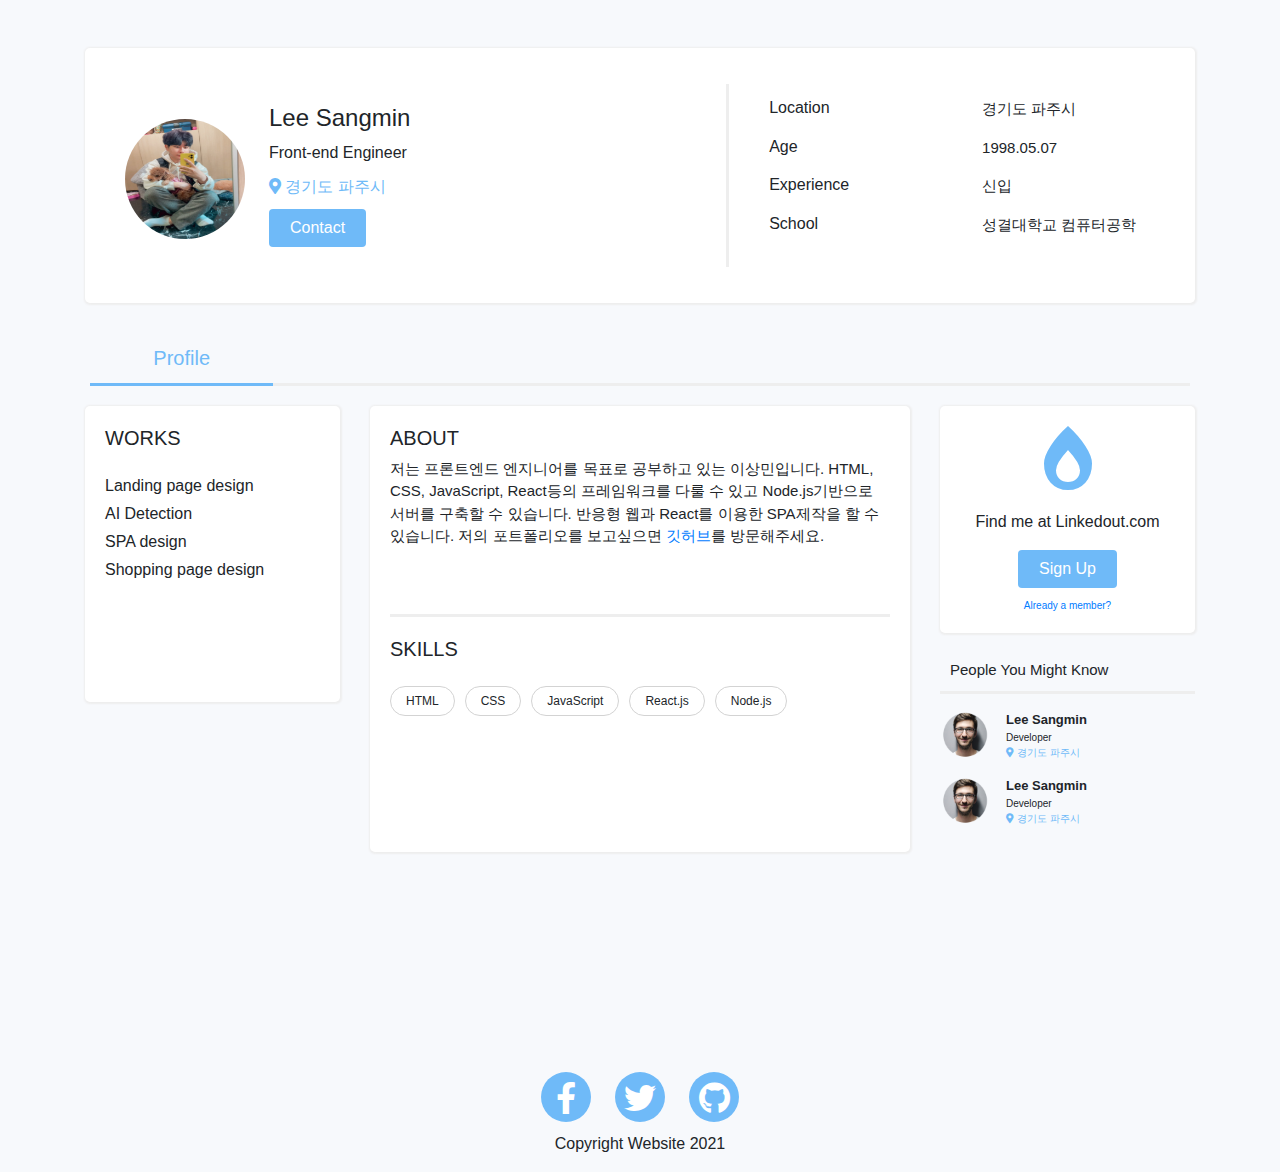
<file: snsprofile.html>
<!doctype html>
<html lang="en">
  <head>
    <!-- Required meta tags -->
    <meta charset="utf-8">
    <meta name="viewport" content="width=device-width, initial-scale=1, shrink-to-fit=no">

    <!-- Bootstrap CSS -->
    <link rel="stylesheet" href="https://stackpath.bootstrapcdn.com/bootstrap/4.3.1/css/bootstrap.min.css" integrity="sha384-ggOyR0iXCbMQv3Xipma34MD+dH/1fQ784/j6cY/iJTQUOhcWr7x9JvoRxT2MZw1T" crossorigin="anonymous">
    <link rel="stylesheet" href="./snsprofile.css">
    <link rel="stylesheet" href="./fontAwesome/css/all.css">
    <title>Hello, world!</title>
  </head>
  <body>
    <div class="container">
        <div class="white-box row mt-5">
            <div class="profile media col-md-7 my-3">
                <img src="./imges/profile.jpeg" class="mr-4 profile-img">
                <div class="media-body">
                  <h4 class="mt-0">Lee Sangmin</h4>
                  <p>Front-end Engineer</p>
                  <p style="color: #6fbaf8;"><i  style="color:  #6fbaf8;" class="fas fa-map-marker-alt"></i> 경기도 파주시</p>
                  <button class="btn" style="background-color:  #6fbaf8; color:white;">Contact</button>
                </div>
            </div>
            <div class="intro col-md-5 my-3">
                <div class="row">
                    <div class="col-6"><h6>Location</h6></div>
                    <div class="col-6"><p>경기도 파주시</p></div>
                    <div class="col-6"><h6>Age</h6></div>
                    <div class="col-6"><p>1998.05.07</p></div>
                    <div class="col-6"><h6>Experience</h6></div>
                    <div class="col-6"><p>신입</p></div>
                    <div class="col-6"><h6>School</h6></div>
                    <div class="col-6"><p>성결대학교 컴퓨터공학</p></div>
                </div>
            </div>
        </div>

        <div class="horizen row">
            <div class="menu col-2">Profile</div>
            <div class="menu-right col-10"></div>
        </div>

        <div class="row">
            <div class="col-md-3">
                <div class="white-box">
                    <h5 class="mb-4">WORKS</h5>
                    <p class="mb-1">Landing page design</p>
                    <p class="mb-1">AI Detection</p>
                    <p class="mb-1">SPA design</p>
                    <p class="works">Shopping page design</p>
                </div>
            </div>
            <div class="col-md-6">
                <div class="white-box">
                    <div class="about">
                        <h5>ABOUT</h5>
                        <p>
                            저는 프론트엔드 엔지니어를 목표로 공부하고 있는 이상민입니다. HTML, CSS, JavaScript, React등의 프레임워크를 다룰 수 있고 Node.js기반으로 서버를 구축할 수 있습니다. 반응형 웹과 React를 이용한 SPA제작을 할 수 있습니다. 저의 포트폴리오를 보고싶으면 <a href="https://github.com/sangminlee98">깃허브</a>를 방문해주세요.
                        </p>
                    </div>
                    <div class="skills">
                        <h5>SKILLS</h5>
                        <div class="circle">
                            <p class="hashtag">HTML</p>
                            <p class="hashtag">CSS</p>
                            <p class="hashtag">JavaScript</p>
                            <p class="hashtag">React.js</p>
                            <p class="hashtag">Node.js</p>
                        </div>
                    </div>
                </div>
            </div>
            <div class="col-md-3">
                <div class="white-box side-bar">
                    <i style="color: #6fbaf8;" class="fas fa-burn fa-4x"></i>
                    <p>Find me at Linkedout.com</p>
                    <button class="btn" style="background-color:  #6fbaf8; color:white;">Sign Up</button>
                    <a href="#">Already a member?</a>
                </div>
                <div class="know mt-3">
                    <p class="hrz">People You Might Know</p>
                    <div class="media-know media mb-3">
                        <img src="./imges/profile-pic-150x150.png" class="mr-3">
                        <div class="media-body">
                            <strong>Lee Sangmin</strong>
                            <p class="mb-0">Developer</p>
                            <p  class="mb-0" style="color: #6fbaf8;"><i style="color:  #6fbaf8;" class="fas fa-map-marker-alt"></i> 경기도 파주시</p>
                        </div>
                    </div>
                    <div class="media-know media mb-3">
                        <img src="./imges/profile-pic-150x150.png" class="mr-3">
                        <div class="media-body">
                            <strong>Lee Sangmin</strong>
                            <p class="mb-0">Developer</p>
                            <p  class="mb-0" style="color: #6fbaf8;"><i style="color:  #6fbaf8;" class="fas fa-map-marker-alt"></i> 경기도 파주시</p>
                        </div>
                    </div>
                </div>
            </div>
        </div>
       
        <footer>
            <div class="profile-icons">
                <i class="fab fa-facebook-f fa-2x"></i>
                <i class="fab fa-twitter fa-2x"></i>
                <a href="https://www.github.com/sangminlee98"><i class="fab fa-github fa-2x"></i></a>
            </div>
            <p>Copyright Website 2021</p>
        </footer>
        
    </div>

    <script src="https://code.jquery.com/jquery-3.3.1.slim.min.js" integrity="sha384-q8i/X+965DzO0rT7abK41JStQIAqVgRVzpbzo5smXKp4YfRvH+8abtTE1Pi6jizo" crossorigin="anonymous"></script>
    <script src="https://cdnjs.cloudflare.com/ajax/libs/popper.js/1.14.7/umd/popper.min.js" integrity="sha384-UO2eT0CpHqdSJQ6hJty5KVphtPhzWj9WO1clHTMGa3JDZwrnQq4sF86dIHNDz0W1" crossorigin="anonymous"></script>
    <script src="https://stackpath.bootstrapcdn.com/bootstrap/4.3.1/js/bootstrap.min.js" integrity="sha384-JjSmVgyd0p3pXB1rRibZUAYoIIy6OrQ6VrjIEaFf/nJGzIxFDsf4x0xIM+B07jRM" crossorigin="anonymous"></script>
  </body>
</html>
</file>
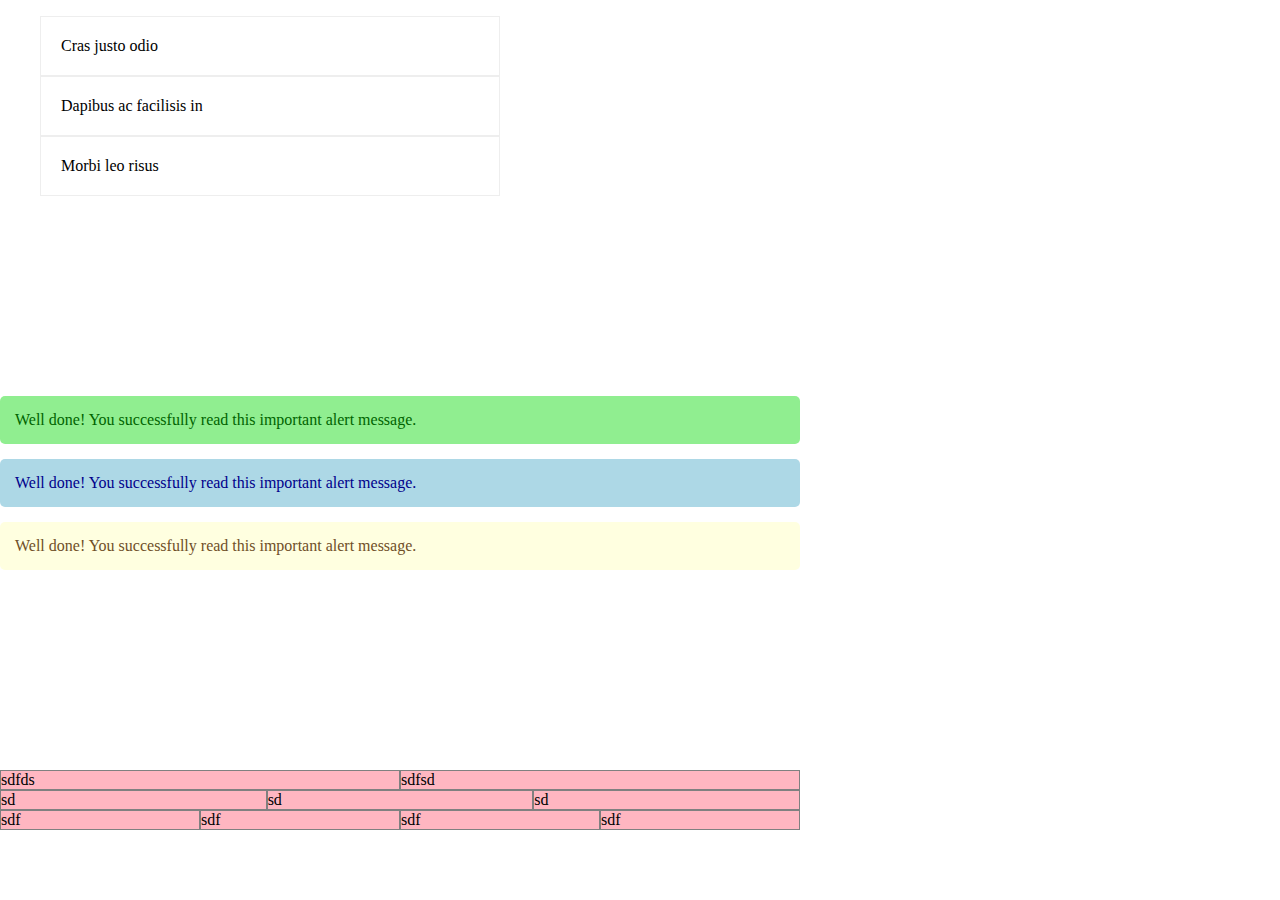
<file: test.html>
<!DOCTYPE html>
<html lang="en">
<head>
    <meta charset="UTF-8">
    <meta http-equiv="X-UA-Compatible" content="IE=edge">
    <meta name="viewport" content="width=device-width, initial-scale=1.0">
    <link rel="stylesheet" href="./sass/test.css">
    <title>Document</title>
</head>
<body>
    <div class="list">
        <ul>
            <li>Cras justo odio</li>
            <li>Dapibus ac facilisis in</li>
            <li>Morbi leo risus</li>
        </ul>
    </div>

    <div class="alert">
        <div class="alert-box1">
            <p>Well done! You successfully read this important alert message.</p>
        </div>
        <div class="alert-box2">
            <p>Well done! You successfully read this important alert message.</p>
        </div>
        <div class="alert-box3">
            <p>Well done! You successfully read this important alert message.</p>
        </div>
    </div>

    <div class="row">
        <div class="col-6">sdfds</div>
        <div class="col-6">sdfsd</div>
    </div>
    <div class="row">
        <div class="col-4">sd</div>
        <div class="col-4">sd</div>
        <div class="col-4">sd</div>
    </div>
    <div class="row">
        <div class="col-3">sdf</div>
        <div class="col-3">sdf</div>
        <div class="col-3">sdf</div>
        <div class="col-3">sdf</div>
    </div>
    <div style="margin-bottom: 300px;"></div>
</body>
</html>
</file>
<file: index.css>
body {
    margin: 0;
}

div {
    box-sizing: border-box;
}

.flip-outer {
    width: 300px;
    height: 300px;
}

.flip-inner {
    width: 100%;
    height: 100%;
    position: relative;
    transition: all 1s;
    transform-style: preserve-3d;
}

.flip-inner:hover {
    transform: rotateY(180deg);
}

.front{
    width: 100%;
    position: absolute;
    backface-visibility: hidden;
}

.back{
    width: 100%;
    background: orange;
    height: 100%;
    border-radius: 50%;
    position: absolute;
    text-align: center;
    transform: rotateY(180deg);
    padding-top: 50px;
}
</file>
<file: animation.css>
body {
    margin: 0;
}

div {
    box-sizing: border-box;
}

p,h2{
    margin-top: 10px;
}

.container {
    padding: 20px;
}

.btn {
    padding: 10px;
    border: none;
    border-radius: 5px;
    background-color: skyblue;
    color: white;
    cursor: pointer;
}

.btn:hover {
    animation-name: btn-move;
    animation-duration: 0.3s;
}

.num2 {
    width: 100px;
    margin: auto;
    font-size: 50px;
    text-align: center;
}

.num2:hover {
    animation-name: changeX;
    animation-duration: 0.5s;
    animation-fill-mode: forwards;
}

.nav-bar1 {
    width: 300px;
    height: 100%;
    background-color: black;
    color: white;
    padding: 25px;
    text-align: right;
    position: fixed;
    z-index: 5;
    transform: translateX(-220px);
    transition: all 1s;
}

.nav-bar1 h4 {
    margin-bottom: 50px;
}

.item {
    transform: translateX(-200px);
    transition: all 1s;
}

.nav-bar1:hover{
    transform: translateX(0);
    text-align: center;
}

.nav-bar1:hover .item {
    transform: translateX(0);
}



@keyframes btn-move {
    25% {
        transform: rotate(10deg);
    }
    50% {
        transform: rotate(0deg);
    }
    75% {
        transform: rotate(-10deg);
    }
    100% {
        transform: rotate(0deg);
    }
}

@keyframes changeX {
    25% {
        transform: rotate(-15deg);
    }
    100% {
        transform: rotate(45deg) scale(2);
    }
}
</file>
<file: boot.css>
.icons {
    display: block;
    text-align: center;
}

.primary {
    color: #007bff;
}

.success {
    color: #28a745;
}

.danger {
    color: #dc3545;
}

.lightgrey {
    color: lightgrey;
}

.bar-single {
    width: 50px;
    height: 5px;
    background-color: #6c757d;
    border-radius: 50px;
    margin: auto;
    margin-top: 10px;
    margin-bottom: 10px;
}

.bar-double {
    width: 50px;
    height: 5px;
    background-color: #007bff;
    border-radius: 50px;
    margin: auto;
    margin-top: 10px;
    margin-bottom: 10px;
}

.bar-triple {
    width: 50px;
    height: 5px;
    background-color: #28a745;
    border-radius: 50px;
    margin: auto;
    margin-top: 10px;
    margin-bottom: 10px;
}

.bar-lovers {
    width: 50px;
    height: 5px;
    background-color: #dc3545;
    border-radius: 50px;
    margin: auto;
    margin-top: 10px;
    margin-bottom: 10px;
}
</file>
<file: cart.css>
div, span {
    box-sizing: border-box;
}

table {
    border-collapse: collapse;
    
}

td {
    text-align: center;
    border-top: 2px solid rgb(139, 200, 211);
}

.cart-back {
    background-color: rgb(139, 200, 211);
    width: 100%;
    padding: 20px;
}

.cart-back h3 {
    width: 90%;
    max-width: 800px;
    margin: auto;
    margin-bottom: 20px;
    padding: 10px;
    color: rgb(53, 53, 122);
}

.cart-table-div {
    border-radius: 5px;
    background-color: white;
    width: 90%;
    max-width: 800px;
    margin: auto;

}

.cart-table {
    background-color: white;
    border: none;
    border-radius: 7px;
    width: 100%;
    color: rgb(53, 53, 122);
}

.image-cell {
    padding: 10px;
    color: rgb(53, 53, 122);
}

.item-cell {
    text-align: left;
    padding: 20px;
}

.amount-cell, .price-cell, .total-cell, .result-cell {
    text-align: right;
    padding: 20px;
    color: rgb(53, 53, 122);
}

.productName {
    margin: 3px;
    font-size: 17px;
}

.productDetail {
    margin: 5px;
    font-size: 10px
}

.result-cell {
    padding-top: 20px;
    padding-bottom: 20px;
}

.footer {
    width: 90%;
    max-width: 800px;
    margin: auto;
    padding: 20px 0px 20px 0px;
    display: flex;
    justify-content: space-between;
}

.tag {
    padding: 12.5px 0px 12.5px 0px;
    text-decoration: none;

}

.tag:link {
    color: black;
}

.tag:visited {
    color: rgb(53, 53, 122);
}

.btn {
    padding: 15px;
    font-size: 15px;
    border: none;
    border-radius: 5px;
    cursor: pointer;
}

.btn-coral {
    background-color: coral;
    color: white;
}

.btn-coral:hover {
    background-color: white;
    color: coral;
}


.btn-coral:active {
    background-color: #eee;

}
</file>
<file: cart1.css>
.cart-background {
    width: 100%;
    padding: 20px;
    background-color: #c2d3de;
}

.cart-container {
    width: 100%;
    max-width: 700px;
    margin: auto;
}

.cart-table {
    background-color: white;
    width: 100%;
    border-collapse: collapse;
    border-radius: 5px;
}

.cart-table td , .cart-table th{
    border-bottom: 2px solid #c2d3de;
    padding: 15px;
}

.cart-item {
    width: 50%;
    text-align: left;
}
</file>
<file: iphone.css>
body {
    background-color: black;
    margin: 0;
}

div {
    box-sizing: border-box;
}

.grey {
    background-color: grey;
    height: 2000px;
    margin-top: 600px;
    margin-bottom: 1600px;
}

.grey h4 {
    float: left;
    color: white;
    padding: 20px;
    
}

.grey img {
    position: sticky;
    top: 100px;
    float: right;
    width: 300px;
}
</file>
<file: layout.css>
@import url('https://fonts.googleapis.com/css2?family=Open+Sans&display=swap');

@font-face {
    font-family: '이쁜폰트';
    src: url(nanumsquareR.ttf);
}

body {
    margin: 0px;
    /* font-family: 'Open Sans'; */
}


div, input, textarea {
    box-sizing: border-box;
}

.main-background {
    width: 100%;
    height: 500px;
    background-image: url(./shoes.jpeg);
    background-size: cover;
    background-repeat: no-repeat;
    background-position: center;
    padding-top: 50px;
    position: relative;
}

.title-box {
    text-align: center;
}

.title {
    color: white;
    text-align: center;
    font-size: 50px;
}

.content {
    padding: 20px;
    color: white;
    font-size: 18px;
}

.main-button {
    padding: 10px;
    font-size: 18px;
    font-family: 'nanumsquare';
    background-color: white;
    border: none;
    border-radius: 5px;
    display: block;
    margin: auto;
}
.position {
    position: absolute;
    left: 0;
    right: 0;
    margin: auto;
    width: 100px;
}

.explain-box {
    padding: 20px;
    background-color: #eeeeee;
    max-width: 700px;
    width: 80%;
    text-align: center;
    position: relative;
    margin: auto;
    top: -30px;
    box-sizing: border-box;
}

.form-background {
    margin-top: 50px;
    width: 100%;
    background-color: rgba(0,0,0,0.7);
    padding: 50px;
}

.form-white {
    background-color: white;
    width: 90%;
    max-width: 600px;
    padding: 20px;
    margin: auto;
}

.form-whole {
    width: 100%;
    padding: 10px;
}

.form-half {
    width: 50%;
    float: left;
    padding: 10px;
}

.form-end {
    padding: 10px;
    justify-content: space-between;
    display: flex;
}

.form-input {
    width: 100%;
    padding: 10px;
    font-size: 15px;
    border-radius: 5px;
    border: 1px solid black;
}

.clear-box {
    clear: both;
}

.sub-box {
    width: 100px;
    display: inline-block;
}

.form-submit {
    width: 200px;
    border-radius: 5px;
    background-color: darkorange;
    color: white;
    border: none;
    padding: 5px;
    display: inline-block;
    cursor: pointer;
}

.form-submit:hover {
    background-color: #eee;
    color: darkorange;
}

.flex-container {
    background-color: lightgrey;
    display: flex;
    height: 50px;
    align-items: center;
}

.menu-box {
    display: flex;
    justify-content: center;
    margin-right: 20px;
}

.menu-box span {
    margin-left: 15px;
    cursor: pointer;
}

.logo-box {
    margin-left: 20px;
    font-size: 20px;
    font-weight: 600;
    cursor: pointer;
}

.homework-container {
    display: flex;
    text-align: center;
    padding: 10px;
    
}

.homework-content {
    margin: 10px;
    flex: 1;
}

.homework-content i {
    background-color: burlywood;
    width: 100px;
    height: 100px;
    border-radius: 50px;
    box-sizing: border-box;
    padding-top: 25px;
    color: white;
}

.grey-background {
    background: #f6f6f6;
    padding-top: 10px;
    padding-bottom: 60px;
    margin-top: 100px;
}

.product-container {
    width: 90%;
    max-width: 1200px;
    margin: auto;
    margin-top: 50px;
}

.product-item {
    float: left;
    width: 33.3%;
    padding: 15px;
}

.product-item img {
    width: 100%;
    height: 100%;
}

.wrap-overlay {
    position: absolute;
    width: 100%;
    height: 100%;
    overflow: hidden;
}

.black-overlay {
    background-color: rgba(200,200,200,0.5);
    width: 100%;
    height: 100%;
    position: relative;
    top: 100%;
    text-align: center;
    padding-top: 15px;
}

.wrap-overlay:hover .black-overlay{
    top: 60%;
    transition: all 1s;
}
.custom {
    color: white;
    font-size: 16px;
}

progress {
    -webkit-appearance: none;
    -moz-appearance: none;
    appearance: none;
}


progress::-webkit-progress-bar {
    background-color: #eee;
    border-radius: 2px;
}

progress::-webkit-progress-value {
    background: linear-gradient(to right,blue,pink);
}

.ani-test {
    text-align: center;
    font-size: 30px;
}

.ani-test:hover {
    animation-name: test;
    animation-duration: 0.3s;
}

@keyframes test {
    0% {
        transform: translateX(0px)
    }
    25% {
        transform: translateX(-10px);
    }
    50% {
        transform: translateX(0px);
    }
    75% {
        transform: translateX(10px);
    }
    100% {
        transform: translateX(0px);
    }
}

@media screen and (max-width : 992px){
    .title {
        font-size: 40px;
    }
    .form-background{
        margin-top: 50px;
    }
    .homework-container{
        display: block;
    }
    .homework-content {
        float: left;
        width: 45%;
        margin: 2.5%;
    }
    .homework-container::after {
        content: '';
        display: block;
        clear: both;
    }
}

@media screen and (max-width : 768px) {
    .homework-container{
        display: flex;
        flex-direction: column;
        align-items: center;
    }
}
</file>
<file: layout2.css>
@import url('https://fonts.googleapis.com/css2?family=Open+Sans&display=swap');

@font-face {
    font-family: '이쁜폰트';
    src: url(nanumsquareR.ttf);
}

body {
    margin: 0px;
    /* font-family: 'Open Sans'; */
}


div, input, textarea {
    box-sizing: border-box;
}

.main-background {
    width: 100%;
    height: 500px;
    background-image: url(./shoes.jpeg);
    background-size: cover;
    background-repeat: no-repeat;
    background-position: center;
    padding-top: 50px;
    position: relative;
}

.title-box {
    text-align: center;
}

.title {
    color: white;
    text-align: center;
    font-size: 50px;
}

.content {
    padding: 20px;
    color: white;
    font-size: 18px;
}

.main-button {
    padding: 10px;
    font-size: 18px;
    font-family: 'nanumsquare';
    background-color: white;
    border: none;
    border-radius: 5px;
    display: block;
    margin: auto;
}
.position {
    position: absolute;
    left: 0;
    right: 0;
    margin: auto;
    width: 100px;
}

.explain-box {
    padding: 20px;
    background-color: #eeeeee;
    max-width: 700px;
    width: 80%;
    text-align: center;
    position: relative;
    margin: auto;
    top: -30px;
    box-sizing: border-box;
}

.form-background {
    margin-top: 50px;
    width: 100%;
    background-color: rgba(0,0,0,0.7);
    padding: 50px;
}

.form-white {
    background-color: white;
    width: 90%;
    max-width: 600px;
    padding: 20px;
    margin: auto;
}

.form-whole {
    width: 100%;
    padding: 10px;
}

.form-half {
    width: 50%;
    float: left;
    padding: 10px;
}

.form-end {
    padding: 10px;
    justify-content: space-between;
    display: flex;
}

.form-input {
    width: 100%;
    padding: 10px;
    font-size: 15px;
    border-radius: 5px;
    border: 1px solid black;
}

.clear-box {
    clear: both;
}

.sub-box {
    width: 100px;
    display: inline-block;
}

.form-submit {
    width: 200px;
    border-radius: 5px;
    background-color: darkorange;
    color: white;
    border: none;
    padding: 5px;
    display: inline-block;
    cursor: pointer;
}

.form-submit:hover {
    background-color: #eee;
    color: darkorange;
}

.flex-container {
    background-color: lightgrey;
    display: flex;
    height: 50px;
    align-items: center;
}

.menu-box {
    display: flex;
    justify-content: center;
    margin-right: 20px;
}

.menu-box span {
    margin-left: 15px;
    cursor: pointer;
}

.logo-box {
    margin-left: 20px;
    font-size: 20px;
    font-weight: 600;
    cursor: pointer;
}

.homework-container {
    display: flex;
    text-align: center;
    padding: 10px;
    
}

.homework-content {
    margin: 10px;
    flex: 1;
}

.homework-content i {
    background-color: burlywood;
    width: 100px;
    height: 100px;
    border-radius: 50px;
    box-sizing: border-box;
    padding-top: 25px;
    color: white;
}

.grey-background {
    background: #f6f6f6;
    padding-top: 10px;
    padding-bottom: 60px;
    margin-top: 100px;
}

.product-container {
    width: 90%;
    max-width: 1200px;
    margin: auto;
    margin-top: 50px;
}

.product-item {
    float: left;
    width: 33.3%;
    padding: 15px;
}

.product-item img {
    width: 100%;
    height: 100%;
}

.wrap-overlay {
    position: absolute;
    width: 100%;
    height: 100%;
    overflow: hidden;
}

.black-overlay {
    background-color: rgba(200,200,200,0.5);
    width: 100%;
    height: 100%;
    position: relative;
    top: 100%;
    text-align: center;
    padding-top: 15px;
}

.wrap-overlay:hover .black-overlay{
    top: 60%;
    transition: all 1s;
}
.custom {
    color: white;
    font-size: 16px;
}

progress {
    -webkit-appearance: none;
    -moz-appearance: none;
    appearance: none;
}


progress::-webkit-progress-bar {
    background-color: #eee;
    border-radius: 2px;
}

progress::-webkit-progress-value {
    background: linear-gradient(to right,blue,pink);
}

.ani-test {
    text-align: center;
    font-size: 30px;
}

.ani-test:hover {
    animation-name: test;
    animation-duration: 0.3s;
}

@keyframes test {
    0% {
        transform: translateX(0px)
    }
    25% {
        transform: translateX(-10px);
    }
    50% {
        transform: translateX(0px);
    }
    75% {
        transform: translateX(10px);
    }
    100% {
        transform: translateX(0px);
    }
}

@media screen and (max-width : 992px){
    .title {
        font-size: 40px;
    }
    .form-background{
        margin-top: 50px;
    }
    .homework-container{
        display: block;
    }
    .homework-content {
        float: left;
        width: 45%;
        margin: 2.5%;
    }
    .homework-container::after {
        content: '';
        display: block;
        clear: both;
    }
}

@media screen and (max-width : 768px) {
    .homework-container{
        display: flex;
        flex-direction: column;
        align-items: center;
    }
}
</file>
<file: portfoilo.css>
body {
    margin: 0;
}

div {
    box-sizing: border-box;
}


.clear-box {
    clear: both;
}

.sub-button{
    background-color: black;
    padding: 10px 20px 10px 20px;
    color: white;
    border: none;
    border-radius: 5px;
    cursor: pointer;
}

.sub-button:hover {
    background-color: grey;
}

.jumbo {
    background: linear-gradient(to bottom, skyblue,blue);
    width: 100%;
    color: white;
}

.intro {
    float: left;
    width: 50%;
    height: 100%;
    padding-top: 10%;
    padding-left: 5%;
}


.iphone {
    float: left;
    width: 50%;
    height: 100%;
}

.subtitle-content{
    width: 70%;
    margin: auto;
    margin-top: 100px;
    margin-bottom: 100px;
    text-align: center;
}

.subtitle-content h2 {
    margin-bottom: 0;
}

.subtitle-content p {
    font-size: 7px;
    color: lightgrey;
    margin-top: 0;
    margin-bottom: 20px;
}

.whatweoffer {
    text-align: center;
    background-color: #4b89dc;
    color: white;
    padding-top: 100px;
    padding-bottom: 100px;
}

.wwo-content {
    width: 90%;
    margin: auto;
}

.title {
    margin-bottom: 30px;
}

.title p {
    margin-bottom: 0;;
    color: rgb(219, 193, 45)
}

.title h1 {
    margin-top: 0;
}

.wwo-icons-container {
    text-align: center;
}

.wwo-icons-content {
    width: 25%;
    float: left;
    margin-top: 50px;
}

.wwo-icons-content i {
    background-color: white;
    width: 100px;
    height: 100px;
    border-radius: 50px;
    box-sizing: border-box;
    padding-top: 25px;
    color: #4b89dc;
}

.whatyoucando {
    margin-top: 200px;
}

.wucd-container {
    text-align: center;
    width: 80%;
    margin: auto;
}

.wucd-img {
    float: left;
    width: 50%;
    height: 300px;
    color: white;
}

.wucd-img-content {
    padding: 30px;
    text-align: left;
    margin-top: 80px;
}

.img1 {
    background-image: url('./imges/portfolio-1.jpeg');
    background-size: cover;
    position: relative;
}

.white-box {
    position: absolute;
    width: 100%;
    height: 100%;

}

.white-box:hover {
    border: 20px solid white;
    transition: all 0.5s;
}

.img2 {
    background-image: url('./imges/portfolio-2.jpeg');
    background-size: cover;
    position: relative;
}

.img3 {
    background-image: url('./imges/portfolio-3.jpeg');
    background-size: cover;
    position: relative;
}

.img4 {
    background-image: url('./imges/portfolio-4.jpeg');
    background-size: cover;
    position: relative;
}

footer {
    margin-top: 200px;
    text-align: center;
}

footer i {
    margin: 10px;
    width: 50px;
    height: 50px;
    color: white;
    background-color: #4b89dc;
    border-radius: 50px;
    box-sizing: border-box;
    padding-top: 10px;
    
}


@media screen and (max-width:765px) {
    .intro{
        float: none;
        width: 100%;
        text-align: center;
    }
    .iphone{
        float: none;
        width: 100%;
    }
    .wwo-icons-content {
        float: none;
        width: 100%;
    }
    .wucd-img {
        float: none;
        width: 100%;
    }
}
</file>
<file: snsprofile.css>
body {
    background-color: #f7f9fc;
}

.white-box {
    background-color: white;
    border-radius: 5px;
    box-shadow: 0.5px 0.5px 2px 1px #eee;
    padding: 20px;
    margin: auto;
    align-items: center;
    margin-bottom: 10px;
}

.profile{
    padding: 20px;
    border-right: 3px solid #eee;
}

.profile-img {
    width: 120px;
    height: 120px;
    border-radius: 100px;
    margin-top: 15px;
}

.profile p{
    margin-bottom: 10px;
}

.profile button {
    padding-left: 20px;
    padding-right: 20px;
}

.intro div {
    font-size: 15px;
    padding-left: 20px
}

.horizen{
    padding: 20px;
}

.menu {
    font-size: 20px;
    padding: 10px;
    text-align: center;
    color: #6fbaf8;
    border-bottom: 3px solid #6fbaf8;
}

.menu-right {
    border-bottom: 3px solid #eee;
}

.works{
    margin-bottom: 100px;
}

.about {
    font-size: 15px;
    padding-bottom: 50px;
    border-bottom: 3px solid #eee;
}

.skills{
    margin-top: 20px;
    margin-bottom: 100px;
}

.circle {
    margin-top: 20px;
    display: flex;
    flex-wrap: wrap;
    justify-content: left;
}

.hashtag {
    font-size: 12px;
    border: 1px solid lightgrey;
    padding: 5px 15px 5px 15px;
    border-radius: 20px;
    margin-right: 10px;
    margin-top: 5px;
}

.side-bar {
    text-align: center;
}

.side-bar p {
    margin-top: 20px;
}

.side-bar a {
    margin-top: 10px;
    display: block;
    font-size: 10px;
}

.side-bar button {
    padding-left: 20px;
    padding-right: 20px;
}

.know .hrz{
    font-size: 15px;
    padding: 10px;
    border-bottom: 3px solid #eee;
}

.media-know {
    font-size: 10px;
}

.media-know strong {
    font-size: 13px;
}

.media-know img {
    width: 50px;
}

footer {
    margin-top: 200px;
    text-align: center;
}

footer i {
    margin: 10px;
    width: 50px;
    height: 50px;
    color: white;
    background-color: #6fbaf8;
    border-radius: 50px;
    box-sizing: border-box;
    padding-top: 10px; 
    
}

@media screen and (max-width:768px) {
    .profile{
        border: none;
    }
    .works{
        margin-bottom: 10px;
    }
}
</file>
<file: sass/test.css>
body, p {
    margin: 0;
  }
  
  div {
    box-sizing: border-box;
  }
  
  .list {
    width: 500px;
    margin-bottom: 200px;
  }
  .list ul {
    list-style: none;
  }
  .list li {
    padding: 20px;
    border: 1px solid #eee;
  }
  .list li:active {
    background-color: blue;
    color: white;
  }
  
  .alert {
    margin-bottom: 200px;
  }
  .alert .alert-box1 {
    padding: 15px;
    width: 800px;
    background-color: lightgreen;
    border-radius: 5px;
    margin-bottom: 15px;
  }
  .alert .alert-box1 p {
    color: darkgreen;
  }
  .alert .alert-box2 {
    padding: 15px;
    width: 800px;
    background-color: lightblue;
    border-radius: 5px;
    margin-bottom: 15px;
  }
  .alert .alert-box2 p {
    color: darkblue;
  }
  .alert .alert-box3 {
    padding: 15px;
    width: 800px;
    background-color: lightyellow;
    border-radius: 5px;
    margin-bottom: 15px;
  }
  .alert .alert-box3 p {
    color: #6f4f28;
  }
  
  .row {
    width: 800px;
  }
  .row .col-6 {
    float: left;
    width: 50%;
    border: 1px solid grey;
    background-color: lightpink;
  }
  .row .col-4 {
    float: left;
    width: 33.33%;
    border: 1px solid grey;
    background-color: lightpink;
  }
  .row .col-3 {
    float: left;
    width: 25%;
    border: 1px solid grey;
    background-color: lightpink;
  }
</file>
